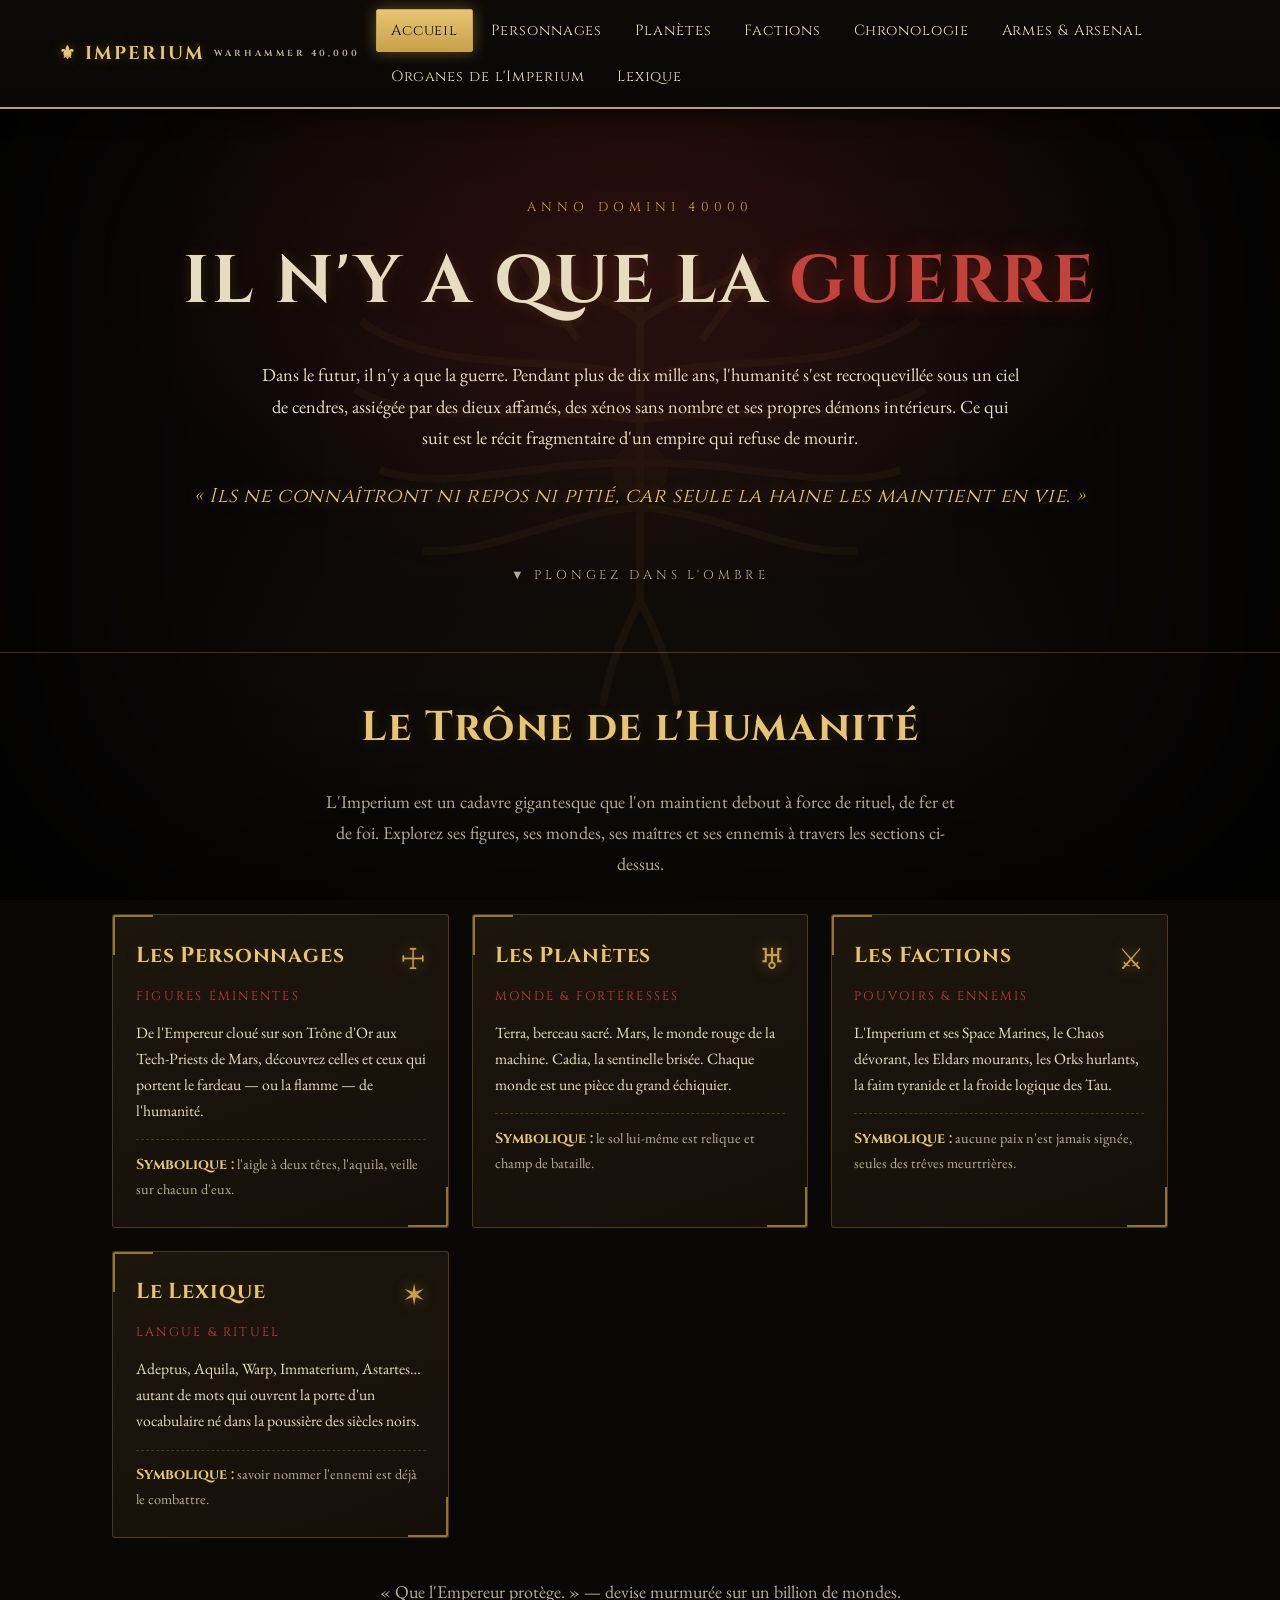
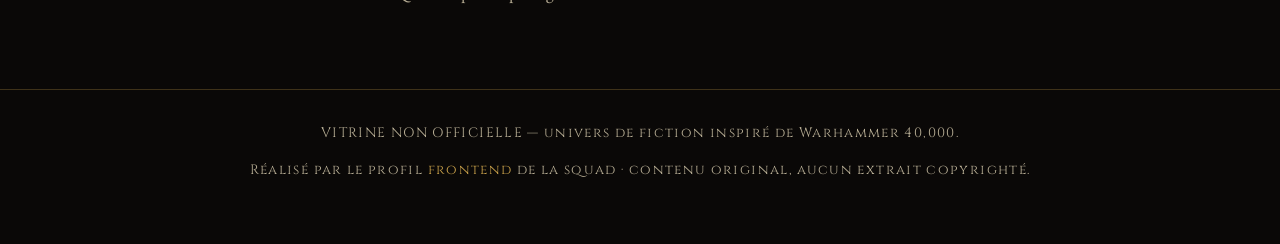
<file: index.html>
<!DOCTYPE html>
<html lang="fr">
<head>
  <meta charset="UTF-8" />
  <meta name="viewport" content="width=device-width, initial-scale=1.0" />
  <title>Imperium — Vitrine de l'univers Warhammer 40,000</title>
  <meta name="description" content="Vitrine statique et grim-dark de l'univers de Warhammer 40,000 : personnages, planètes, factions, lexique et plus." />
  <!-- Polices Google Fonts : Cinzel (titres gravure) + EB Garamond (corps lisible) -->
  <link rel="preconnect" href="https://fonts.googleapis.com" />
  <link rel="preconnect" href="https://fonts.gstatic.com" crossorigin />
  <link href="https://fonts.googleapis.com/css2?family=Cinzel:wght@500;700;900&family=EB+Garamond:ital@0;1&display=swap" rel="stylesheet" />
  <link rel="stylesheet" href="css/style.css" />
</head>
<body>
  <!-- Filigrane aquila (injecté en SVG par js/nav.js) -->
  <div class="aquila-bg" aria-hidden="true"></div>

  <!-- ===================== BARRE DE MENU (toutes pages) ===================== -->
  <header class="site-header">
    <nav class="nav-bar" aria-label="Navigation principale">
      <span class="brand">⚜ IMPERIUM<small>WARHAMMER 40,000</small></span>
      <button class="nav-toggle" type="button" aria-controls="menu" aria-label="Ouvrir le menu">☰</button>
      <ul class="nav-links" id="menu">
        <li><a href="index.html">Accueil</a></li>
        <li><a href="personnages.html">Personnages</a></li>
        <li><a href="planetes.html">Planètes</a></li>
        <li><a href="factions.html">Factions</a></li>
        <li><a href="chronologie.html">Chronologie</a></li>
        <li><a href="arsenal.html">Armes &amp; Arsenal</a></li>
        <li><a href="imperium.html">Organes de l'Imperium</a></li>
        <li><a href="lexique.html">Lexique</a></li>
      </ul>
    </nav>
  </header>

  <!-- ===================== HERO ===================== -->
  <section class="hero">
    <p class="eyebrow">Anno Domini 40000</p>
    <h1>IL N'Y A QUE LA <span class="sang">GUERRE</span></h1>
    <p class="lead">
      Dans le futur, il n'y a que la guerre. Pendant plus de dix mille ans,
      l'humanité s'est recroquevillée sous un ciel de cendres, assiégée par des
      dieux affamés, des xénos sans nombre et ses propres démons intérieurs.
      Ce qui suit est le récit fragmentaire d'un empire qui refuse de mourir.
    </p>
    <p class="cita">« Ils ne connaîtront ni repos ni pitié, car seule la haine les maintient en vie. »</p>
    <a class="scroll" href="#decouvrir">▼ PLONGEZ DANS L'OMBRE</a>
  </section>

  <!-- ===================== INTRO ===================== -->
  <main class="page" id="decouvrir">
    <div class="section-title">
      <h2>Le Trône de l'Humanité</h2>
      <p>
        L'Imperium est un cadavre gigantesque que l'on maintient debout à force
        de rituel, de fer et de foi. Explorez ses figures, ses mondes, ses maîtres
        et ses ennemis à travers les sections ci-dessus.
      </p>
    </div>

    <div class="grid">
      <article class="card">
        <span class="glyphe" aria-hidden="true">☩</span>
        <h3>Les Personnages</h3>
        <p class="role">Figures éminentes</p>
        <p>
          De l'Empereur cloué sur son Trône d'Or aux Tech-Priests de Mars,
          découvrez celles et ceux qui portent le fardeau — ou la flamme —
          de l'humanité.
        </p>
        <div class="symbole"><strong>Symbolique :</strong> l'aigle à deux têtes, l'aquila, veille sur chacun d'eux.</div>
      </article>

      <article class="card">
        <span class="glyphe" aria-hidden="true">♅</span>
        <h3>Les Planètes</h3>
        <p class="role">Monde & Forteresses</p>
        <p>
          Terra, berceau sacré. Mars, le monde rouge de la machine. Cadia, la
          sentinelle brisée. Chaque monde est une pièce du grand échiquier.
        </p>
        <div class="symbole"><strong>Symbolique :</strong> le sol lui-même est relique et champ de bataille.</div>
      </article>

      <article class="card">
        <span class="glyphe" aria-hidden="true">⚔</span>
        <h3>Les Factions</h3>
        <p class="role">Pouvoirs & Ennemis</p>
        <p>
          L'Imperium et ses Space Marines, le Chaos dévorant, les Eldars mourants,
          les Orks hurlants, la faim tyranide et la froide logique des Tau.
        </p>
        <div class="symbole"><strong>Symbolique :</strong> aucune paix n'est jamais signée, seules des trêves meurtrières.</div>
      </article>

      <article class="card">
        <span class="glyphe" aria-hidden="true">✶</span>
        <h3>Le Lexique</h3>
        <p class="role">Langue & Rituel</p>
        <p>
          Adeptus, Aquila, Warp, Immaterium, Astartes… autant de mots qui ouvrent
          la porte d'un vocabulaire né dans la poussière des siècles noirs.
        </p>
        <div class="symbole"><strong>Symbolique :</strong> savoir nommer l'ennemi est déjà le combattre.</div>
      </article>
    </div>

    <p style="text-align:center;margin-top:2.4rem;color:var(--ivoire-dim);">
      « Que l'Empereur protège. » — devise murmurée sur un billion de mondes.
    </p>
  </main>

  <!-- ===================== PIED DE PAGE ===================== -->
  <footer class="site-footer">
    <p>VITRINE NON OFFICIELLE — univers de fiction inspiré de Warhammer 40,000.</p>
    <p>Réalisé par le profil <span class="auteur">frontend</span> de la squad · contenu original, aucun extrait copyrighté.</p>
  </footer>

  <script src="js/nav.js"></script>
</body>
</html>
</file>
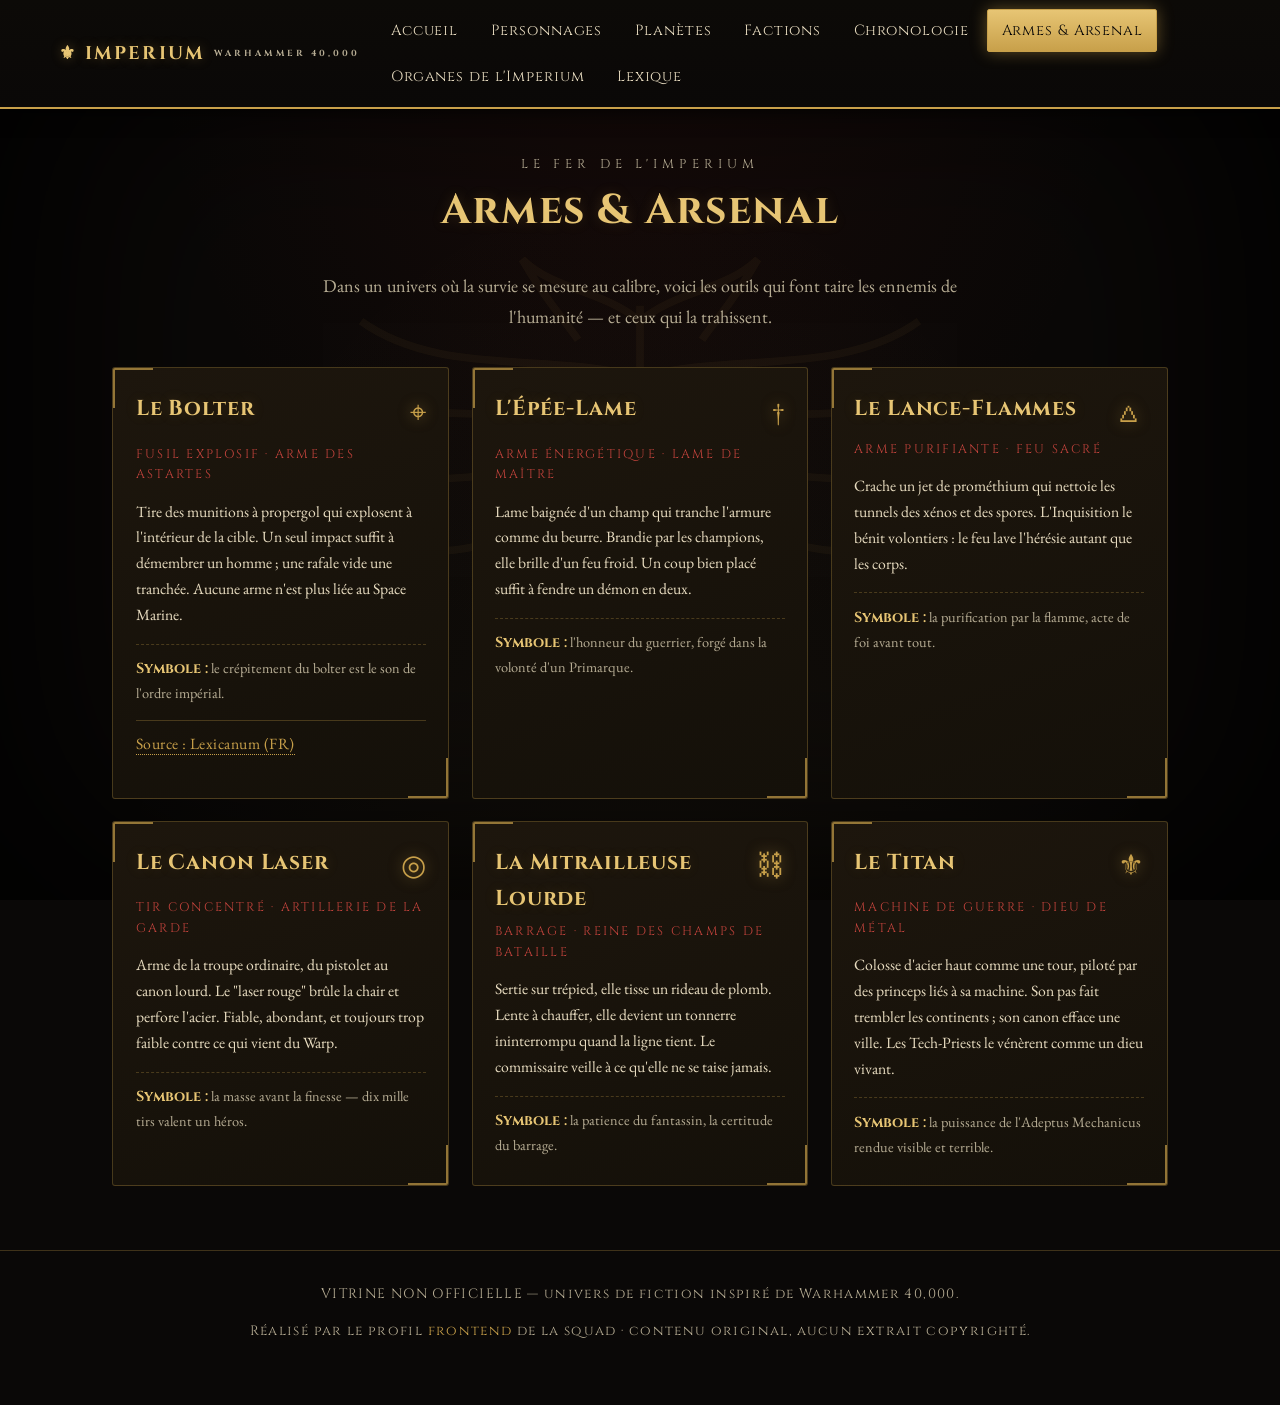
<file: arsenal.html>
<!DOCTYPE html>
<html lang="fr">
<head>
  <meta charset="UTF-8" />
  <meta name="viewport" content="width=device-width, initial-scale=1.0" />
  <title>Armes &amp; Arsenal — Vitrine Warhammer 40,000</title>
  <meta name="description" content="Armes et arsenal de l'univers Warhammer 40,000 : bolter, épée-lame, lance-flammes, canon laser, titan, et plus." />
  <link rel="preconnect" href="https://fonts.googleapis.com" />
  <link rel="preconnect" href="https://fonts.gstatic.com" crossorigin />
  <link href="https://fonts.googleapis.com/css2?family=Cinzel:wght@500;700;900&family=EB+Garamond:ital@0;1&display=swap" rel="stylesheet" />
  <link rel="stylesheet" href="css/style.css" />
</head>
<body>
  <div class="aquila-bg" aria-hidden="true"></div>

  <header class="site-header">
    <nav class="nav-bar" aria-label="Navigation principale">
      <span class="brand">⚜ IMPERIUM<small>WARHAMMER 40,000</small></span>
      <button class="nav-toggle" type="button" aria-controls="menu" aria-label="Ouvrir le menu">☰</button>
      <ul class="nav-links" id="menu">
        <li><a href="index.html">Accueil</a></li>
        <li><a href="personnages.html">Personnages</a></li>
        <li><a href="planetes.html">Planètes</a></li>
        <li><a href="factions.html">Factions</a></li>
        <li><a href="chronologie.html">Chronologie</a></li>
        <li><a href="arsenal.html">Armes &amp; Arsenal</a></li>
        <li><a href="imperium.html">Organes de l'Imperium</a></li>
        <li><a href="lexique.html">Lexique</a></li>
      </ul>
    </nav>
  </header>

  <main class="page">
    <div class="section-title">
      <p class="eyebrow">Le fer de l'Imperium</p>
      <h2>Armes &amp; Arsenal</h2>
      <p>
        Dans un univers où la survie se mesure au calibre, voici les outils qui
        font taire les ennemis de l'humanité — et ceux qui la trahissent.
      </p>
    </div>

    <div class="grid">
      <article class="card">
        <span class="glyphe" aria-hidden="true">⌖</span>
        <h3>Le Bolter</h3>
        <p class="role">Fusil explosif · Arme des Astartes</p>
        <p>
          Tire des munitions à propergol qui explosent à l'intérieur de la cible.
          Un seul impact suffit à démembrer un homme ; une rafale vide une tranchée.
          Aucune arme n'est plus liée au Space Marine.
        </p>
        <div class="symbole"><strong>Symbole :</strong> le crépitement du bolter est le son de l'ordre impérial.</div>
      
        <p class="source-link"><a href="https://wh40k-fr.lexicanum.com/wiki/Bolter" target="_blank" rel="noopener">Source : Lexicanum (FR)</a></p>
      </article>

      <article class="card">
        <span class="glyphe" aria-hidden="true">†</span>
        <h3>L'Épée-Lame</h3>
        <p class="role">Arme énergétique · Lame de maître</p>
        <p>
          Lame baignée d'un champ qui tranche l'armure comme du beurre. Brandie par
          les champions, elle brille d'un feu froid. Un coup bien placé suffit à
          fendre un démon en deux.
        </p>
        <div class="symbole"><strong>Symbole :</strong> l'honneur du guerrier, forgé dans la volonté d'un Primarque.</div>
      </article>

      <article class="card">
        <span class="glyphe" aria-hidden="true">🜂</span>
        <h3>Le Lance-Flammes</h3>
        <p class="role">Arme purifiante · Feu sacré</p>
        <p>
          Crache un jet de prométhium qui nettoie les tunnels des xénos et des
          spores. L'Inquisition le bénit volontiers : le feu lave l'hérésie autant
          que les corps.
        </p>
        <div class="symbole"><strong>Symbole :</strong> la purification par la flamme, acte de foi avant tout.</div>
      </article>

      <article class="card">
        <span class="glyphe" aria-hidden="true">◎</span>
        <h3>Le Canon Laser</h3>
        <p class="role">Tir concentré · Artillerie de la Garde</p>
        <p>
          Arme de la troupe ordinaire, du pistolet au canon lourd. Le "laser rouge"
          brûle la chair et perfore l'acier. Fiable, abondant, et toujours trop
          faible contre ce qui vient du Warp.
        </p>
        <div class="symbole"><strong>Symbole :</strong> la masse avant la finesse — dix mille tirs valent un héros.</div>
      </article>

      <article class="card">
        <span class="glyphe" aria-hidden="true">⛓</span>
        <h3>La Mitrailleuse Lourde</h3>
        <p class="role">Barrage · Reine des champs de bataille</p>
        <p>
          Sertie sur trépied, elle tisse un rideau de plomb. Lente à chauffer, elle
          devient un tonnerre ininterrompu quand la ligne tient. Le commissaire
          veille à ce qu'elle ne se taise jamais.
        </p>
        <div class="symbole"><strong>Symbole :</strong> la patience du fantassin, la certitude du barrage.</div>
      </article>

      <article class="card">
        <span class="glyphe" aria-hidden="true">⚜</span>
        <h3>Le Titan</h3>
        <p class="role">Machine de guerre · Dieu de métal</p>
        <p>
          Colosse d'acier haut comme une tour, piloté par des princeps liés à sa
          machine. Son pas fait trembler les continents ; son canon efface une
          ville. Les Tech-Priests le vénèrent comme un dieu vivant.
        </p>
        <div class="symbole"><strong>Symbole :</strong> la puissance de l'Adeptus Mechanicus rendue visible et terrible.</div>
      </article>
    </div>
  </main>

  <footer class="site-footer">
    <p>VITRINE NON OFFICIELLE — univers de fiction inspiré de Warhammer 40,000.</p>
    <p>Réalisé par le profil <span class="auteur">frontend</span> de la squad · contenu original, aucun extrait copyrighté.</p>
  </footer>

  <script src="js/nav.js"></script>
</body>
</html>
</file>
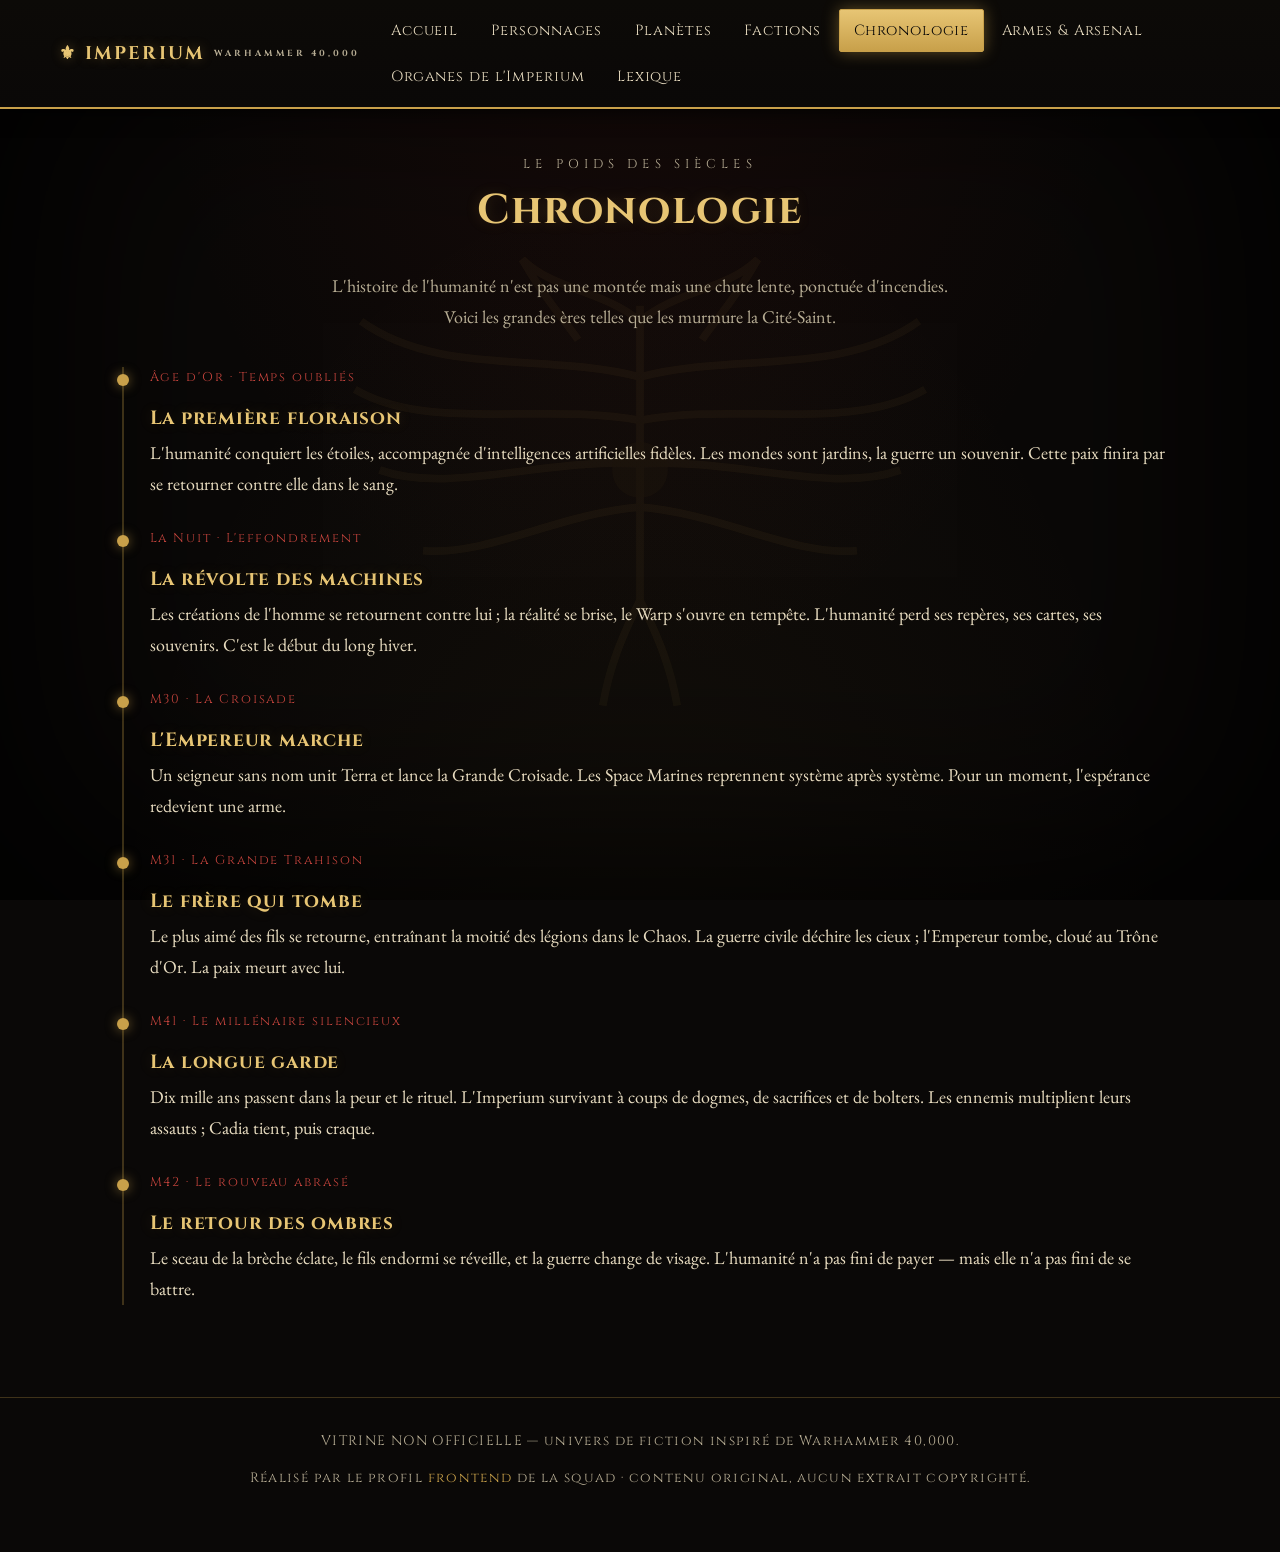
<file: chronologie.html>
<!DOCTYPE html>
<html lang="fr">
<head>
  <meta charset="UTF-8" />
  <meta name="viewport" content="width=device-width, initial-scale=1.0" />
  <title>Chronologie — Vitrine Warhammer 40,000</title>
  <meta name="description" content="Grandes ères de l'univers Warhammer 40,000 : Age d'Or, Croisade, Grande Trahison, et 41e millénaire." />
  <link rel="preconnect" href="https://fonts.googleapis.com" />
  <link rel="preconnect" href="https://fonts.gstatic.com" crossorigin />
  <link href="https://fonts.googleapis.com/css2?family=Cinzel:wght@500;700;900&family=EB+Garamond:ital@0;1&display=swap" rel="stylesheet" />
  <link rel="stylesheet" href="css/style.css" />
</head>
<body>
  <div class="aquila-bg" aria-hidden="true"></div>

  <header class="site-header">
    <nav class="nav-bar" aria-label="Navigation principale">
      <span class="brand">⚜ IMPERIUM<small>WARHAMMER 40,000</small></span>
      <button class="nav-toggle" type="button" aria-controls="menu" aria-label="Ouvrir le menu">☰</button>
      <ul class="nav-links" id="menu">
        <li><a href="index.html">Accueil</a></li>
        <li><a href="personnages.html">Personnages</a></li>
        <li><a href="planetes.html">Planètes</a></li>
        <li><a href="factions.html">Factions</a></li>
        <li><a href="chronologie.html">Chronologie</a></li>
        <li><a href="arsenal.html">Armes &amp; Arsenal</a></li>
        <li><a href="imperium.html">Organes de l'Imperium</a></li>
        <li><a href="lexique.html">Lexique</a></li>
      </ul>
    </nav>
  </header>

  <main class="page">
    <div class="section-title">
      <p class="eyebrow">Le poids des siècles</p>
      <h2>Chronologie</h2>
      <p>
        L'histoire de l'humanité n'est pas une montée mais une chute lente,
        ponctuée d'incendies. Voici les grandes ères telles que les murmure la
        Cité-Saint.
      </p>
    </div>

    <div class="timeline">
      <div class="era">
        <p class="date">Âge d'Or · Temps oubliés</p>
        <h3>La première floraison</h3>
        <p>
          L'humanité conquiert les étoiles, accompagnée d'intelligences artificielles
          fidèles. Les mondes sont jardins, la guerre un souvenir. Cette paix
          finira par se retourner contre elle dans le sang.
        </p>
      </div>
      <div class="era">
        <p class="date">La Nuit · L'effondrement</p>
        <h3>La révolte des machines</h3>
        <p>
          Les créations de l'homme se retournent contre lui ; la réalité se brise,
          le Warp s'ouvre en tempête. L'humanité perd ses repères, ses cartes,
          ses souvenirs. C'est le début du long hiver.
        </p>
      </div>
      <div class="era">
        <p class="date">M30 · La Croisade</p>
        <h3>L'Empereur marche</h3>
        <p>
          Un seigneur sans nom unit Terra et lance la Grande Croisade. Les Space
          Marines reprennent système après système. Pour un moment, l'espérance
          redevient une arme.
        </p>
      </div>
      <div class="era">
        <p class="date">M31 · La Grande Trahison</p>
        <h3>Le frère qui tombe</h3>
        <p>
          Le plus aimé des fils se retourne, entraînant la moitié des légions dans
          le Chaos. La guerre civile déchire les cieux ; l'Empereur tombe, cloué
          au Trône d'Or. La paix meurt avec lui.
        </p>
      </div>
      <div class="era">
        <p class="date">M41 · Le millénaire silencieux</p>
        <h3>La longue garde</h3>
        <p>
          Dix mille ans passent dans la peur et le rituel. L'Imperium survivant
          à coups de dogmes, de sacrifices et de bolters. Les ennemis multiplient
          leurs assauts ; Cadia tient, puis craque.
        </p>
      </div>
      <div class="era">
        <p class="date">M42 · Le rouveau abrasé</p>
        <h3>Le retour des ombres</h3>
        <p>
          Le sceau de la brèche éclate, le fils endormi se réveille, et la guerre
          change de visage. L'humanité n'a pas fini de payer — mais elle n'a pas
          fini de se battre.
        </p>
      </div>
    </div>
  </main>

  <footer class="site-footer">
    <p>VITRINE NON OFFICIELLE — univers de fiction inspiré de Warhammer 40,000.</p>
    <p>Réalisé par le profil <span class="auteur">frontend</span> de la squad · contenu original, aucun extrait copyrighté.</p>
  </footer>

  <script src="js/nav.js"></script>
</body>
</html>
</file>
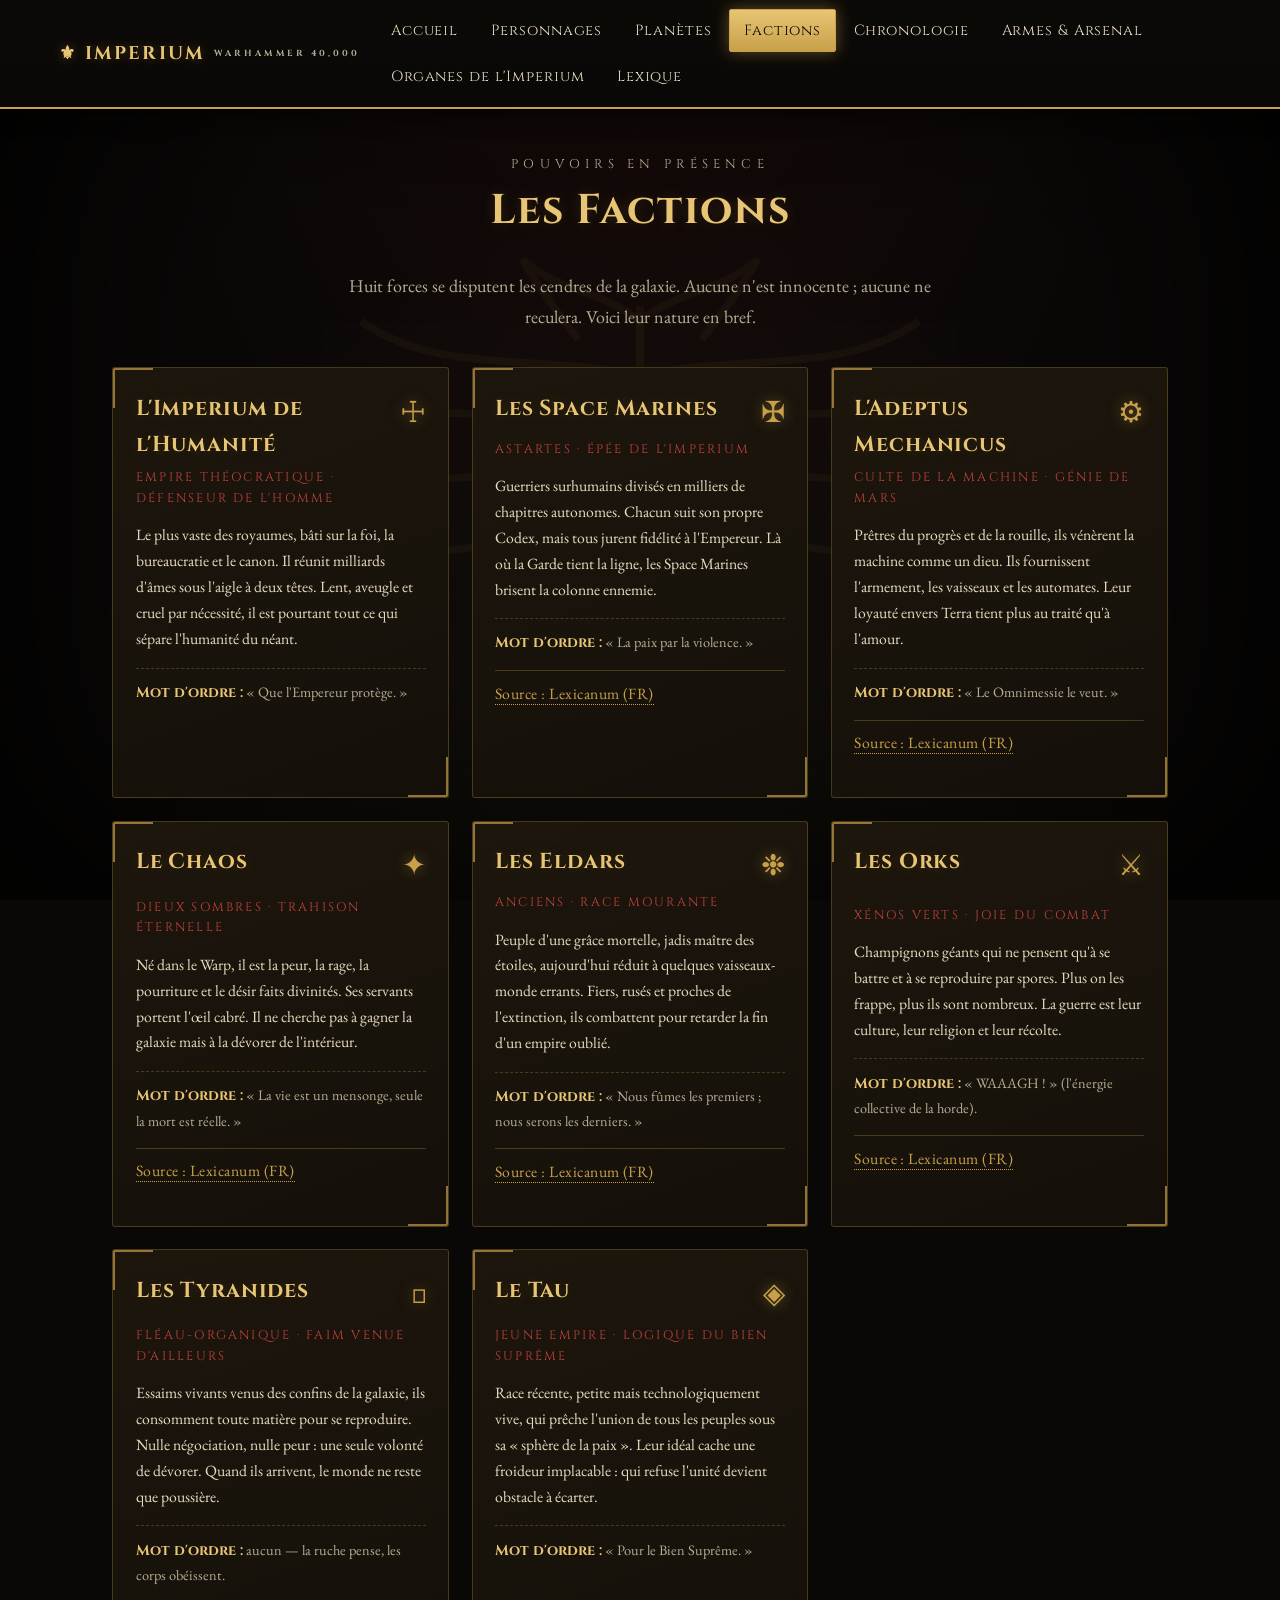
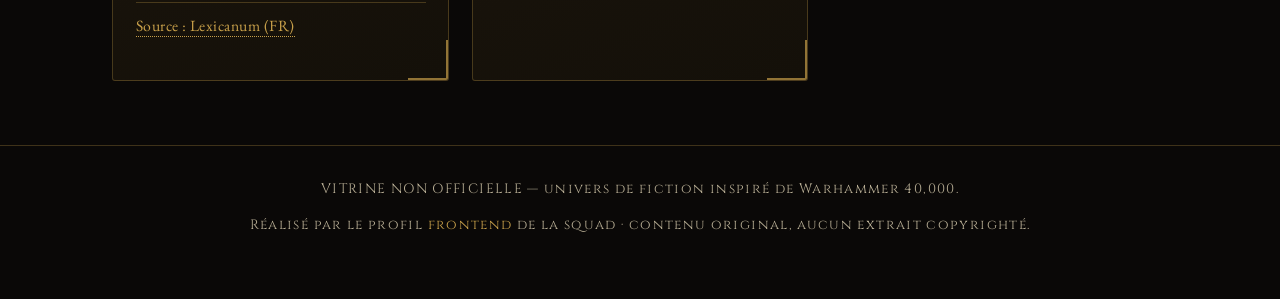
<file: factions.html>
<!DOCTYPE html>
<html lang="fr">
<head>
  <meta charset="UTF-8" />
  <meta name="viewport" content="width=device-width, initial-scale=1.0" />
  <title>Factions — Vitrine Warhammer 40,000</title>
  <meta name="description" content="Les principales factions de l'univers Warhammer 40,000 : Imperium, Space Marines, Adeptus Mechanicus, Chaos, Eldars, Orks, Tyranides, Tau." />
  <link rel="preconnect" href="https://fonts.googleapis.com" />
  <link rel="preconnect" href="https://fonts.gstatic.com" crossorigin />
  <link href="https://fonts.googleapis.com/css2?family=Cinzel:wght@500;700;900&family=EB+Garamond:ital@0;1&display=swap" rel="stylesheet" />
  <link rel="stylesheet" href="css/style.css" />
</head>
<body>
  <div class="aquila-bg" aria-hidden="true"></div>

  <header class="site-header">
    <nav class="nav-bar" aria-label="Navigation principale">
      <span class="brand">⚜ IMPERIUM<small>WARHAMMER 40,000</small></span>
      <button class="nav-toggle" type="button" aria-controls="menu" aria-label="Ouvrir le menu">☰</button>
      <ul class="nav-links" id="menu">
        <li><a href="index.html">Accueil</a></li>
        <li><a href="personnages.html">Personnages</a></li>
        <li><a href="planetes.html">Planètes</a></li>
        <li><a href="factions.html">Factions</a></li>
        <li><a href="chronologie.html">Chronologie</a></li>
        <li><a href="arsenal.html">Armes &amp; Arsenal</a></li>
        <li><a href="imperium.html">Organes de l'Imperium</a></li>
        <li><a href="lexique.html">Lexique</a></li>
      </ul>
    </nav>
  </header>

  <main class="page">
    <div class="section-title">
      <p class="eyebrow">Pouvoirs en présence</p>
      <h2>Les Factions</h2>
      <p>
        Huit forces se disputent les cendres de la galaxie. Aucune n'est innocente ;
        aucune ne reculera. Voici leur nature en bref.
      </p>
    </div>

    <div class="grid">
      <article class="card">
        <span class="glyphe" aria-hidden="true">☩</span>
        <h3>L'Imperium de l'Humanité</h3>
        <p class="role">Empire théocratique · Défenseur de l'homme</p>
        <p>
          Le plus vaste des royaumes, bâti sur la foi, la bureaucratie et le canon.
          Il réunit milliards d'âmes sous l'aigle à deux têtes. Lent, aveugle et
          cruel par nécessité, il est pourtant tout ce qui sépare l'humanité du
          néant.
        </p>
        <div class="symbole"><strong>Mot d'ordre :</strong> « Que l'Empereur protège. »</div>
      </article>

      <article class="card">
        <span class="glyphe" aria-hidden="true">✠</span>
        <h3>Les Space Marines</h3>
        <p class="role">Astartes · Épée de l'Imperium</p>
        <p>
          Guerriers surhumains divisés en milliers de chapitres autonomes. Chacun
          suit son propre Codex, mais tous jurent fidélité à l'Empereur. Là où la
          Garde tient la ligne, les Space Marines brisent la colonne ennemie.
        </p>
        <div class="symbole"><strong>Mot d'ordre :</strong> « La paix par la violence. »</div>
      
        <p class="source-link"><a href="https://wh40k-fr.lexicanum.com/wiki/Space_Marines" target="_blank" rel="noopener">Source : Lexicanum (FR)</a></p>
      </article>

      <article class="card">
        <span class="glyphe" aria-hidden="true">⚙</span>
        <h3>L'Adeptus Mechanicus</h3>
        <p class="role">Culte de la Machine · Génie de Mars</p>
        <p>
          Prêtres du progrès et de la rouille, ils vénèrent la machine comme un
          dieu. Ils fournissent l'armement, les vaisseaux et les automates. Leur
          loyauté envers Terra tient plus au traité qu'à l'amour.
        </p>
        <div class="symbole"><strong>Mot d'ordre :</strong> « Le Omnimessie le veut. »</div>
      
        <p class="source-link"><a href="https://wh40k-fr.lexicanum.com/wiki/Adeptus_Mechanicus" target="_blank" rel="noopener">Source : Lexicanum (FR)</a></p>
      </article>

      <article class="card">
        <span class="glyphe" aria-hidden="true">✦</span>
        <h3>Le Chaos</h3>
        <p class="role">Dieux sombres · Trahison éternelle</p>
        <p>
          Né dans le Warp, il est la peur, la rage, la pourriture et le désir
          faits divinités. Ses servants portent l'œil cabré. Il ne cherche pas à
          gagner la galaxie mais à la dévorer de l'intérieur.
        </p>
        <div class="symbole"><strong>Mot d'ordre :</strong> « La vie est un mensonge, seule la mort est réelle. »</div>
      
        <p class="source-link"><a href="https://wh40k-fr.lexicanum.com/wiki/Chaos" target="_blank" rel="noopener">Source : Lexicanum (FR)</a></p>
      </article>

      <article class="card">
        <span class="glyphe" aria-hidden="true">❉</span>
        <h3>Les Eldars</h3>
        <p class="role">Anciens · Race mourante</p>
        <p>
          Peuple d'une grâce mortelle, jadis maître des étoiles, aujourd'hui
          réduit à quelques vaisseaux-monde errants. Fiers, rusés et proches de
          l'extinction, ils combattent pour retarder la fin d'un empire oublié.
        </p>
        <div class="symbole"><strong>Mot d'ordre :</strong> « Nous fûmes les premiers ; nous serons les derniers. »</div>
      
        <p class="source-link"><a href="https://wh40k-fr.lexicanum.com/wiki/Eldars" target="_blank" rel="noopener">Source : Lexicanum (FR)</a></p>
      </article>

      <article class="card">
        <span class="glyphe" aria-hidden="true">⚔</span>
        <h3>Les Orks</h3>
        <p class="role">Xénos verts · Joie du combat</p>
        <p>
          Champignons géants qui ne pensent qu'à se battre et à se reproduire par
          spores. Plus on les frappe, plus ils sont nombreux. La guerre est leur
          culture, leur religion et leur récolte.
        </p>
        <div class="symbole"><strong>Mot d'ordre :</strong> « WAAAGH ! » (l'énergie collective de la horde).</div>
      
        <p class="source-link"><a href="https://wh40k-fr.lexicanum.com/wiki/Orks" target="_blank" rel="noopener">Source : Lexicanum (FR)</a></p>
      </article>

      <article class="card">
        <span class="glyphe" aria-hidden="true">𓆙</span>
        <h3>Les Tyranides</h3>
        <p class="role">Fléau-organique · Faim venue d'ailleurs</p>
        <p>
          Essaims vivants venus des confins de la galaxie, ils consomment toute
          matière pour se reproduire. Nulle négociation, nulle peur : une seule
          volonté de dévorer. Quand ils arrivent, le monde ne reste que poussière.
        </p>
        <div class="symbole"><strong>Mot d'ordre :</strong> aucun — la ruche pense, les corps obéissent.</div>
      
        <p class="source-link"><a href="https://wh40k-fr.lexicanum.com/wiki/Tyranides" target="_blank" rel="noopener">Source : Lexicanum (FR)</a></p>
      </article>

      <article class="card">
        <span class="glyphe" aria-hidden="true">◈</span>
        <h3>Le Tau</h3>
        <p class="role">Jeune empire · Logique du Bien Suprême</p>
        <p>
          Race récente, petite mais technologiquement vive, qui prêche l'union de
          tous les peuples sous sa « sphère de la paix ». Leur idéal cache une
          froideur implacable : qui refuse l'unité devient obstacle à écarter.
        </p>
        <div class="symbole"><strong>Mot d'ordre :</strong> « Pour le Bien Suprême. »</div>
      </article>
    </div>
  </main>

  <footer class="site-footer">
    <p>VITRINE NON OFFICIELLE — univers de fiction inspiré de Warhammer 40,000.</p>
    <p>Réalisé par le profil <span class="auteur">frontend</span> de la squad · contenu original, aucun extrait copyrighté.</p>
  </footer>

  <script src="js/nav.js"></script>
</body>
</html>
</file>
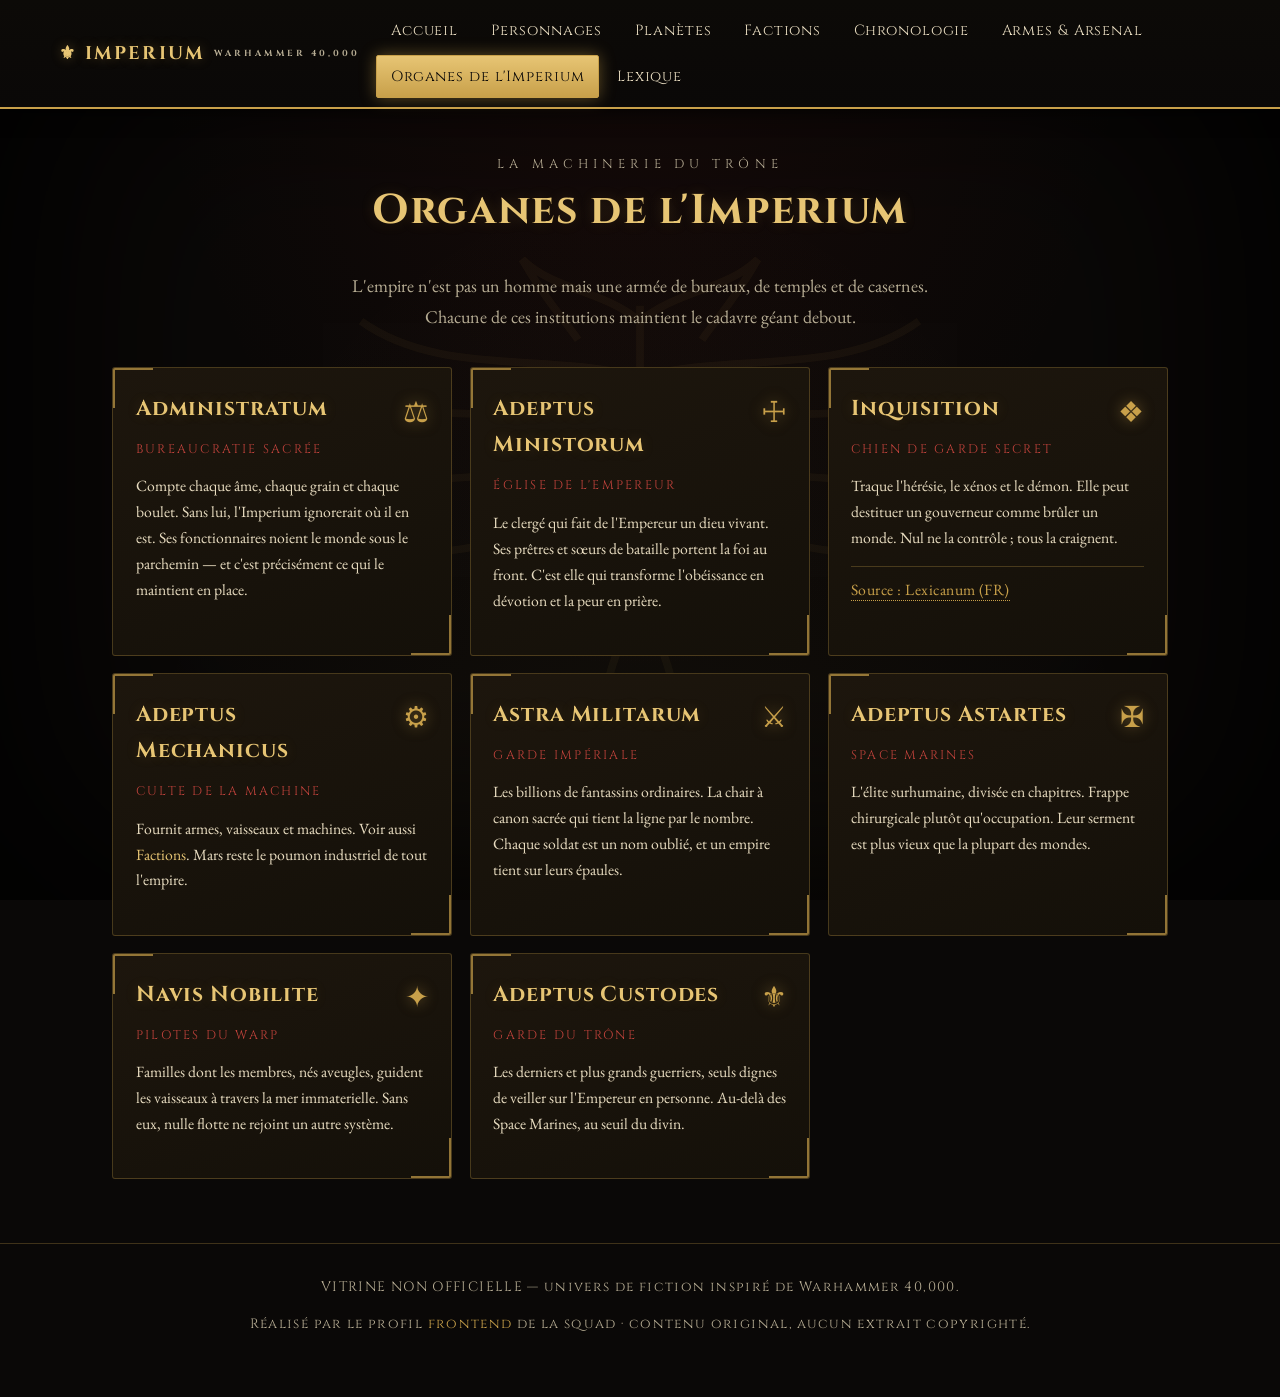
<file: imperium.html>
<!DOCTYPE html>
<html lang="fr">
<head>
  <meta charset="UTF-8" />
  <meta name="viewport" content="width=device-width, initial-scale=1.0" />
  <title>Organes de l'Imperium — Vitrine Warhammer 40,000</title>
  <meta name="description" content="Les grandes institutions de l'Imperium : Administratum, Adeptus Ministorum, Inquisition, Mechanicus, Astra Militarum, Astartes, Navis Nobilite." />
  <link rel="preconnect" href="https://fonts.googleapis.com" />
  <link rel="preconnect" href="https://fonts.gstatic.com" crossorigin />
  <link href="https://fonts.googleapis.com/css2?family=Cinzel:wght@500;700;900&family=EB+Garamond:ital@0;1&display=swap" rel="stylesheet" />
  <link rel="stylesheet" href="css/style.css" />
</head>
<body>
  <div class="aquila-bg" aria-hidden="true"></div>

  <header class="site-header">
    <nav class="nav-bar" aria-label="Navigation principale">
      <span class="brand">⚜ IMPERIUM<small>WARHAMMER 40,000</small></span>
      <button class="nav-toggle" type="button" aria-controls="menu" aria-label="Ouvrir le menu">☰</button>
      <ul class="nav-links" id="menu">
        <li><a href="index.html">Accueil</a></li>
        <li><a href="personnages.html">Personnages</a></li>
        <li><a href="planetes.html">Planètes</a></li>
        <li><a href="factions.html">Factions</a></li>
        <li><a href="chronologie.html">Chronologie</a></li>
        <li><a href="arsenal.html">Armes &amp; Arsenal</a></li>
        <li><a href="imperium.html">Organes de l'Imperium</a></li>
        <li><a href="lexique.html">Lexique</a></li>
      </ul>
    </nav>
  </header>

  <main class="page">
    <div class="section-title">
      <p class="eyebrow">La machinerie du Trône</p>
      <h2>Organes de l'Imperium</h2>
      <p>
        L'empire n'est pas un homme mais une armée de bureaux, de temples et de
        casernes. Chacune de ces institutions maintient le cadavre géant debout.
      </p>
    </div>

    <div class="orgs">
      <article class="card">
        <span class="glyphe" aria-hidden="true">⚖</span>
        <h3>Administratum</h3>
        <p class="role">Bureaucratie sacrée</p>
        <p>
          Compte chaque âme, chaque grain et chaque boulet. Sans lui, l'Imperium
          ignorerait où il en est. Ses fonctionnaires noient le monde sous le
          parchemin — et c'est précisément ce qui le maintient en place.
        </p>
      </article>

      <article class="card">
        <span class="glyphe" aria-hidden="true">☩</span>
        <h3>Adeptus Ministorum</h3>
        <p class="role">Église de l'Empereur</p>
        <p>
          Le clergé qui fait de l'Empereur un dieu vivant. Ses prêtres et sœurs de
          bataille portent la foi au front. C'est elle qui transforme l'obéissance
          en dévotion et la peur en prière.
        </p>
      </article>

      <article class="card">
        <span class="glyphe" aria-hidden="true">❖</span>
        <h3>Inquisition</h3>
        <p class="role">Chien de garde secret</p>
        <p>
          Traque l'hérésie, le xénos et le démon. Elle peut destituer un gouverneur
          comme brûler un monde. Nul ne la contrôle ; tous la craignent.
        </p>
      
        <p class="source-link"><a href="https://wh40k-fr.lexicanum.com/wiki/Inquisition" target="_blank" rel="noopener">Source : Lexicanum (FR)</a></p>
      </article>

      <article class="card">
        <span class="glyphe" aria-hidden="true">⚙</span>
        <h3>Adeptus Mechanicus</h3>
        <p class="role">Culte de la Machine</p>
        <p>
          Fournit armes, vaisseaux et machines. Voir aussi <a href="factions.html">Factions</a>.
          Mars reste le poumon industriel de tout l'empire.
        </p>
      </article>

      <article class="card">
        <span class="glyphe" aria-hidden="true">⚔</span>
        <h3>Astra Militarum</h3>
        <p class="role">Garde impériale</p>
        <p>
          Les billions de fantassins ordinaires. La chair à canon sacrée qui tient
          la ligne par le nombre. Chaque soldat est un nom oublié, et un empire
          tient sur leurs épaules.
        </p>
      </article>

      <article class="card">
        <span class="glyphe" aria-hidden="true">✠</span>
        <h3>Adeptus Astartes</h3>
        <p class="role">Space Marines</p>
        <p>
          L'élite surhumaine, divisée en chapitres. Frappe chirurgicale plutôt
          qu'occupation. Leur serment est plus vieux que la plupart des mondes.
        </p>
      </article>

      <article class="card">
        <span class="glyphe" aria-hidden="true">✦</span>
        <h3>Navis Nobilite</h3>
        <p class="role">Pilotes du Warp</p>
        <p>
          Familles dont les membres, nés aveugles, guident les vaisseaux à travers
          la mer immaterielle. Sans eux, nulle flotte ne rejoint un autre système.
        </p>
      </article>

      <article class="card">
        <span class="glyphe" aria-hidden="true">⚜</span>
        <h3>Adeptus Custodes</h3>
        <p class="role">Garde du Trône</p>
        <p>
          Les derniers et plus grands guerriers, seuls dignes de veiller sur
          l'Empereur en personne. Au-delà des Space Marines, au seuil du divin.
        </p>
      </article>
    </div>
  </main>

  <footer class="site-footer">
    <p>VITRINE NON OFFICIELLE — univers de fiction inspiré de Warhammer 40,000.</p>
    <p>Réalisé par le profil <span class="auteur">frontend</span> de la squad · contenu original, aucun extrait copyrighté.</p>
  </footer>

  <script src="js/nav.js"></script>
</body>
</html>
</file>
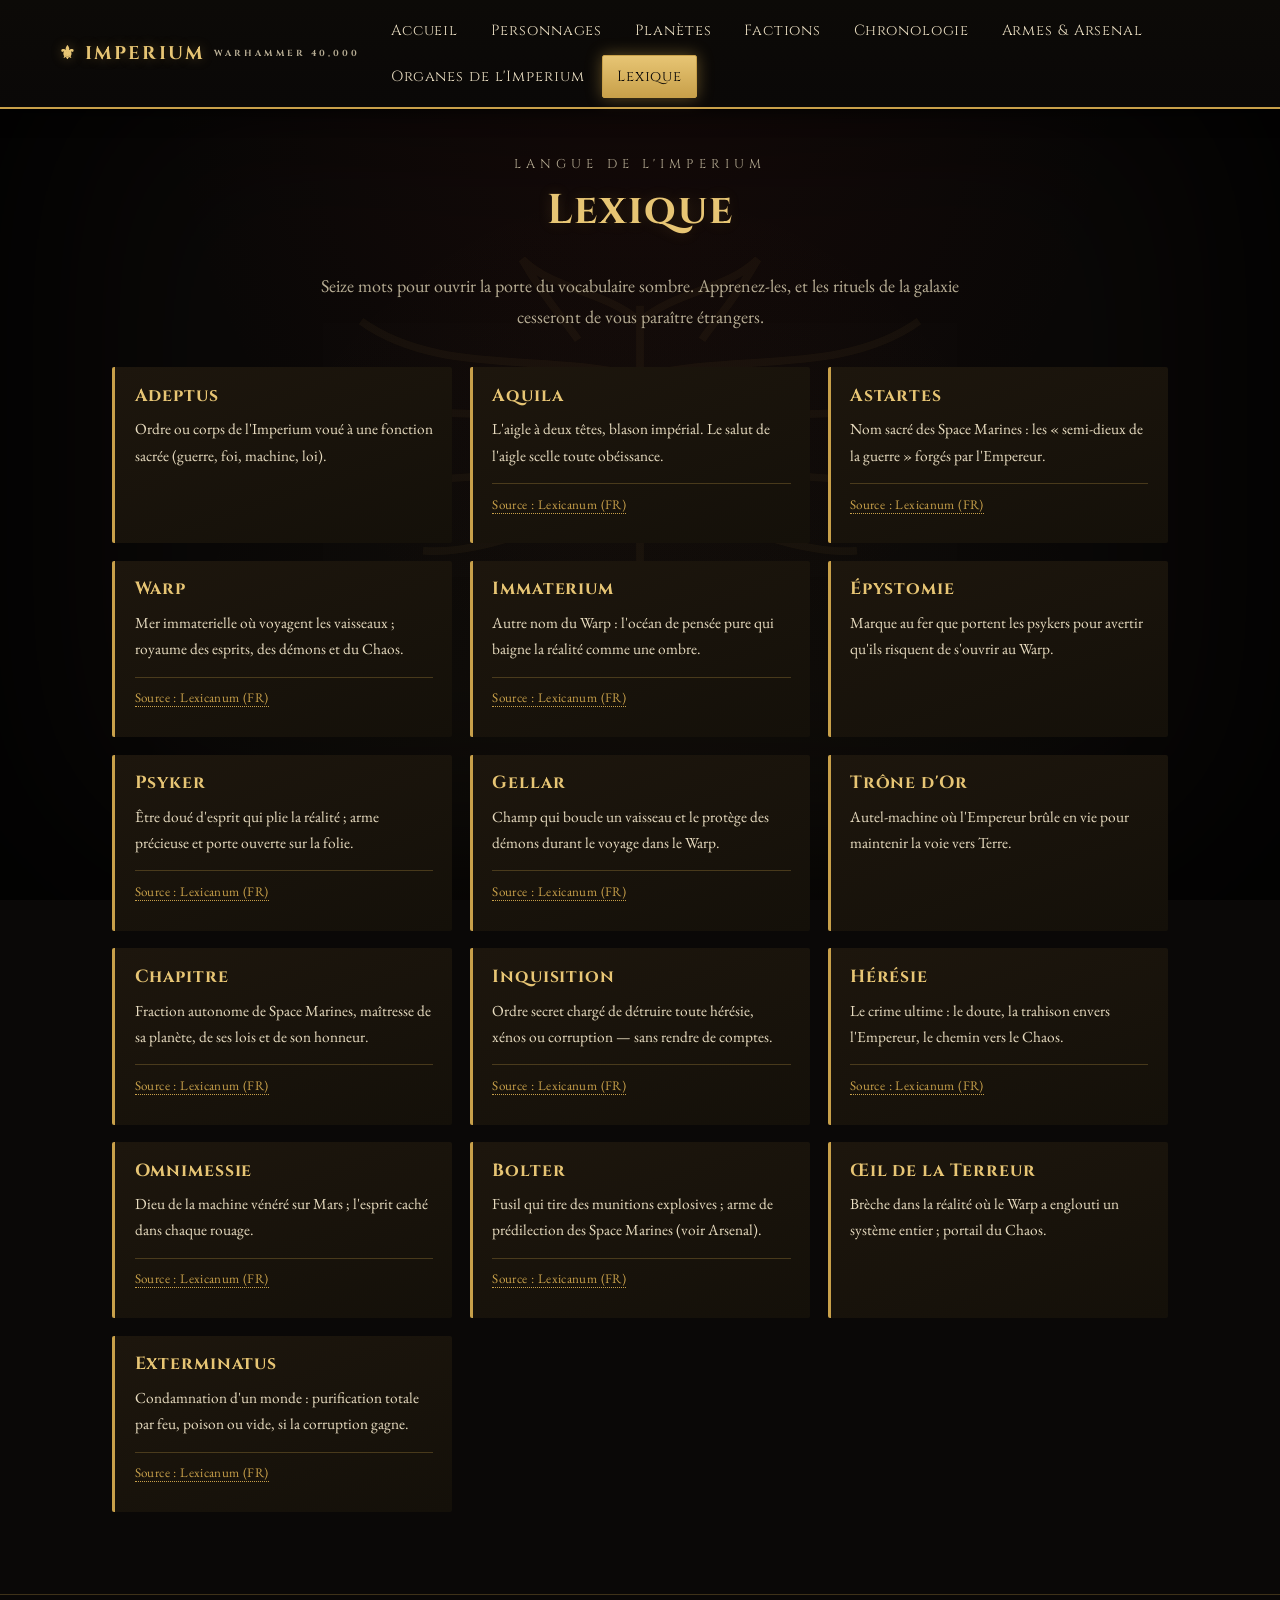
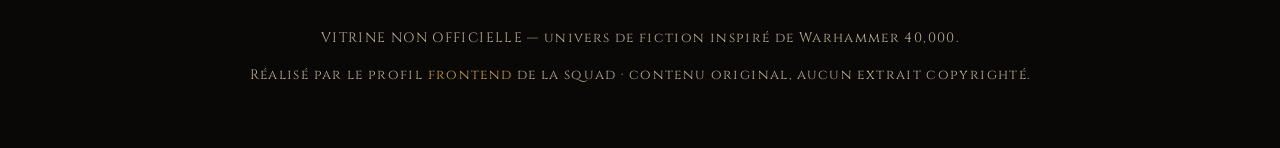
<file: lexique.html>
<!DOCTYPE html>
<html lang="fr">
<head>
  <meta charset="UTF-8" />
  <meta name="viewport" content="width=device-width, initial-scale=1.0" />
  <title>Lexique — Vitrine Warhammer 40,000</title>
  <meta name="description" content="Lexique des termes clés de l'univers Warhammer 40,000 : Adeptus, Aquila, Warp, Immaterium, Astartes, et bien d'autres." />
  <link rel="preconnect" href="https://fonts.googleapis.com" />
  <link rel="preconnect" href="https://fonts.gstatic.com" crossorigin />
  <link href="https://fonts.googleapis.com/css2?family=Cinzel:wght@500;700;900&family=EB+Garamond:ital@0;1&display=swap" rel="stylesheet" />
  <link rel="stylesheet" href="css/style.css" />
</head>
<body>
  <div class="aquila-bg" aria-hidden="true"></div>

  <header class="site-header">
    <nav class="nav-bar" aria-label="Navigation principale">
      <span class="brand">⚜ IMPERIUM<small>WARHAMMER 40,000</small></span>
      <button class="nav-toggle" type="button" aria-controls="menu" aria-label="Ouvrir le menu">☰</button>
      <ul class="nav-links" id="menu">
        <li><a href="index.html">Accueil</a></li>
        <li><a href="personnages.html">Personnages</a></li>
        <li><a href="planetes.html">Planètes</a></li>
        <li><a href="factions.html">Factions</a></li>
        <li><a href="chronologie.html">Chronologie</a></li>
        <li><a href="arsenal.html">Armes &amp; Arsenal</a></li>
        <li><a href="imperium.html">Organes de l'Imperium</a></li>
        <li><a href="lexique.html">Lexique</a></li>
      </ul>
    </nav>
  </header>

  <main class="page">
    <div class="section-title">
      <p class="eyebrow">Langue de l'Imperium</p>
      <h2>Lexique</h2>
      <p>
        Seize mots pour ouvrir la porte du vocabulaire sombre. Apprenez-les, et
        les rituels de la galaxie cesseront de vous paraître étrangers.
      </p>
    </div>

    <dl class="lexique">
      <div class="terme"><dt>Adeptus</dt><dd>Ordre ou corps de l'Imperium voué à une fonction sacrée (guerre, foi, machine, loi).</dd>
      </div>
      <div class="terme"><dt>Aquila</dt><dd>L'aigle à deux têtes, blason impérial. Le salut de l'aigle scelle toute obéissance.</dd>
        <p class="source-link"><a href="https://wh40k-fr.lexicanum.com/wiki/Aquila" target="_blank" rel="noopener">Source : Lexicanum (FR)</a></p>
      </div>
      <div class="terme"><dt>Astartes</dt><dd>Nom sacré des Space Marines : les « semi-dieux de la guerre » forgés par l'Empereur.</dd>
        <p class="source-link"><a href="https://wh40k-fr.lexicanum.com/wiki/Astartes" target="_blank" rel="noopener">Source : Lexicanum (FR)</a></p>
      </div>
      <div class="terme"><dt>Warp</dt><dd>Mer immaterielle où voyagent les vaisseaux ; royaume des esprits, des démons et du Chaos.</dd>
        <p class="source-link"><a href="https://wh40k-fr.lexicanum.com/wiki/Warp" target="_blank" rel="noopener">Source : Lexicanum (FR)</a></p>
      </div>
      <div class="terme"><dt>Immaterium</dt><dd>Autre nom du Warp : l'océan de pensée pure qui baigne la réalité comme une ombre.</dd>
        <p class="source-link"><a href="https://wh40k-fr.lexicanum.com/wiki/Immaterium" target="_blank" rel="noopener">Source : Lexicanum (FR)</a></p>
      </div>
      <div class="terme"><dt>Épystomie</dt><dd>Marque au fer que portent les psykers pour avertir qu'ils risquent de s'ouvrir au Warp.</dd></div>
      <div class="terme"><dt>Psyker</dt><dd>Être doué d'esprit qui plie la réalité ; arme précieuse et porte ouverte sur la folie.</dd>
        <p class="source-link"><a href="https://wh40k-fr.lexicanum.com/wiki/Psyker" target="_blank" rel="noopener">Source : Lexicanum (FR)</a></p>
      </div>
      <div class="terme"><dt>Gellar</dt><dd>Champ qui boucle un vaisseau et le protège des démons durant le voyage dans le Warp.</dd>
        <p class="source-link"><a href="https://wh40k-fr.lexicanum.com/wiki/Champ_de_Geller" target="_blank" rel="noopener">Source : Lexicanum (FR)</a></p>
      </div>
      <div class="terme"><dt>Trône d'Or</dt><dd>Autel-machine où l'Empereur brûle en vie pour maintenir la voie vers Terre.</dd></div>
      <div class="terme"><dt>Chapitre</dt><dd>Fraction autonome de Space Marines, maîtresse de sa planète, de ses lois et de son honneur.</dd>
        <p class="source-link"><a href="https://wh40k-fr.lexicanum.com/wiki/Chapitre" target="_blank" rel="noopener">Source : Lexicanum (FR)</a></p>
      </div>
      <div class="terme"><dt>Inquisition</dt><dd>Ordre secret chargé de détruire toute hérésie, xénos ou corruption — sans rendre de comptes.</dd>
        <p class="source-link"><a href="https://wh40k-fr.lexicanum.com/wiki/Inquisition" target="_blank" rel="noopener">Source : Lexicanum (FR)</a></p>
      </div>
      <div class="terme"><dt>Hérésie</dt><dd>Le crime ultime : le doute, la trahison envers l'Empereur, le chemin vers le Chaos.</dd>
        <p class="source-link"><a href="https://wh40k-fr.lexicanum.com/wiki/Hérésie_d'Horus" target="_blank" rel="noopener">Source : Lexicanum (FR)</a></p>
      </div>
      <div class="terme"><dt>Omnimessie</dt><dd>Dieu de la machine vénéré sur Mars ; l'esprit caché dans chaque rouage.</dd>
        <p class="source-link"><a href="https://wh40k-fr.lexicanum.com/wiki/Omnimessie" target="_blank" rel="noopener">Source : Lexicanum (FR)</a></p>
      </div>
      <div class="terme"><dt>Bolter</dt><dd>Fusil qui tire des munitions explosives ; arme de prédilection des Space Marines (voir Arsenal).</dd>
        <p class="source-link"><a href="https://wh40k-fr.lexicanum.com/wiki/Bolter" target="_blank" rel="noopener">Source : Lexicanum (FR)</a></p>
      </div>
      <div class="terme"><dt>Œil de la Terreur</dt><dd>Brèche dans la réalité où le Warp a englouti un système entier ; portail du Chaos.</dd></div>
      <div class="terme"><dt>Exterminatus</dt><dd>Condamnation d'un monde : purification totale par feu, poison ou vide, si la corruption gagne.</dd>
        <p class="source-link"><a href="https://wh40k-fr.lexicanum.com/wiki/Exterminatus" target="_blank" rel="noopener">Source : Lexicanum (FR)</a></p>
      </div>
    </dl>
  </main>

  <footer class="site-footer">
    <p>VITRINE NON OFFICIELLE — univers de fiction inspiré de Warhammer 40,000.</p>
    <p>Réalisé par le profil <span class="auteur">frontend</span> de la squad · contenu original, aucun extrait copyrighté.</p>
  </footer>

  <script src="js/nav.js"></script>
</body>
</html>
</file>
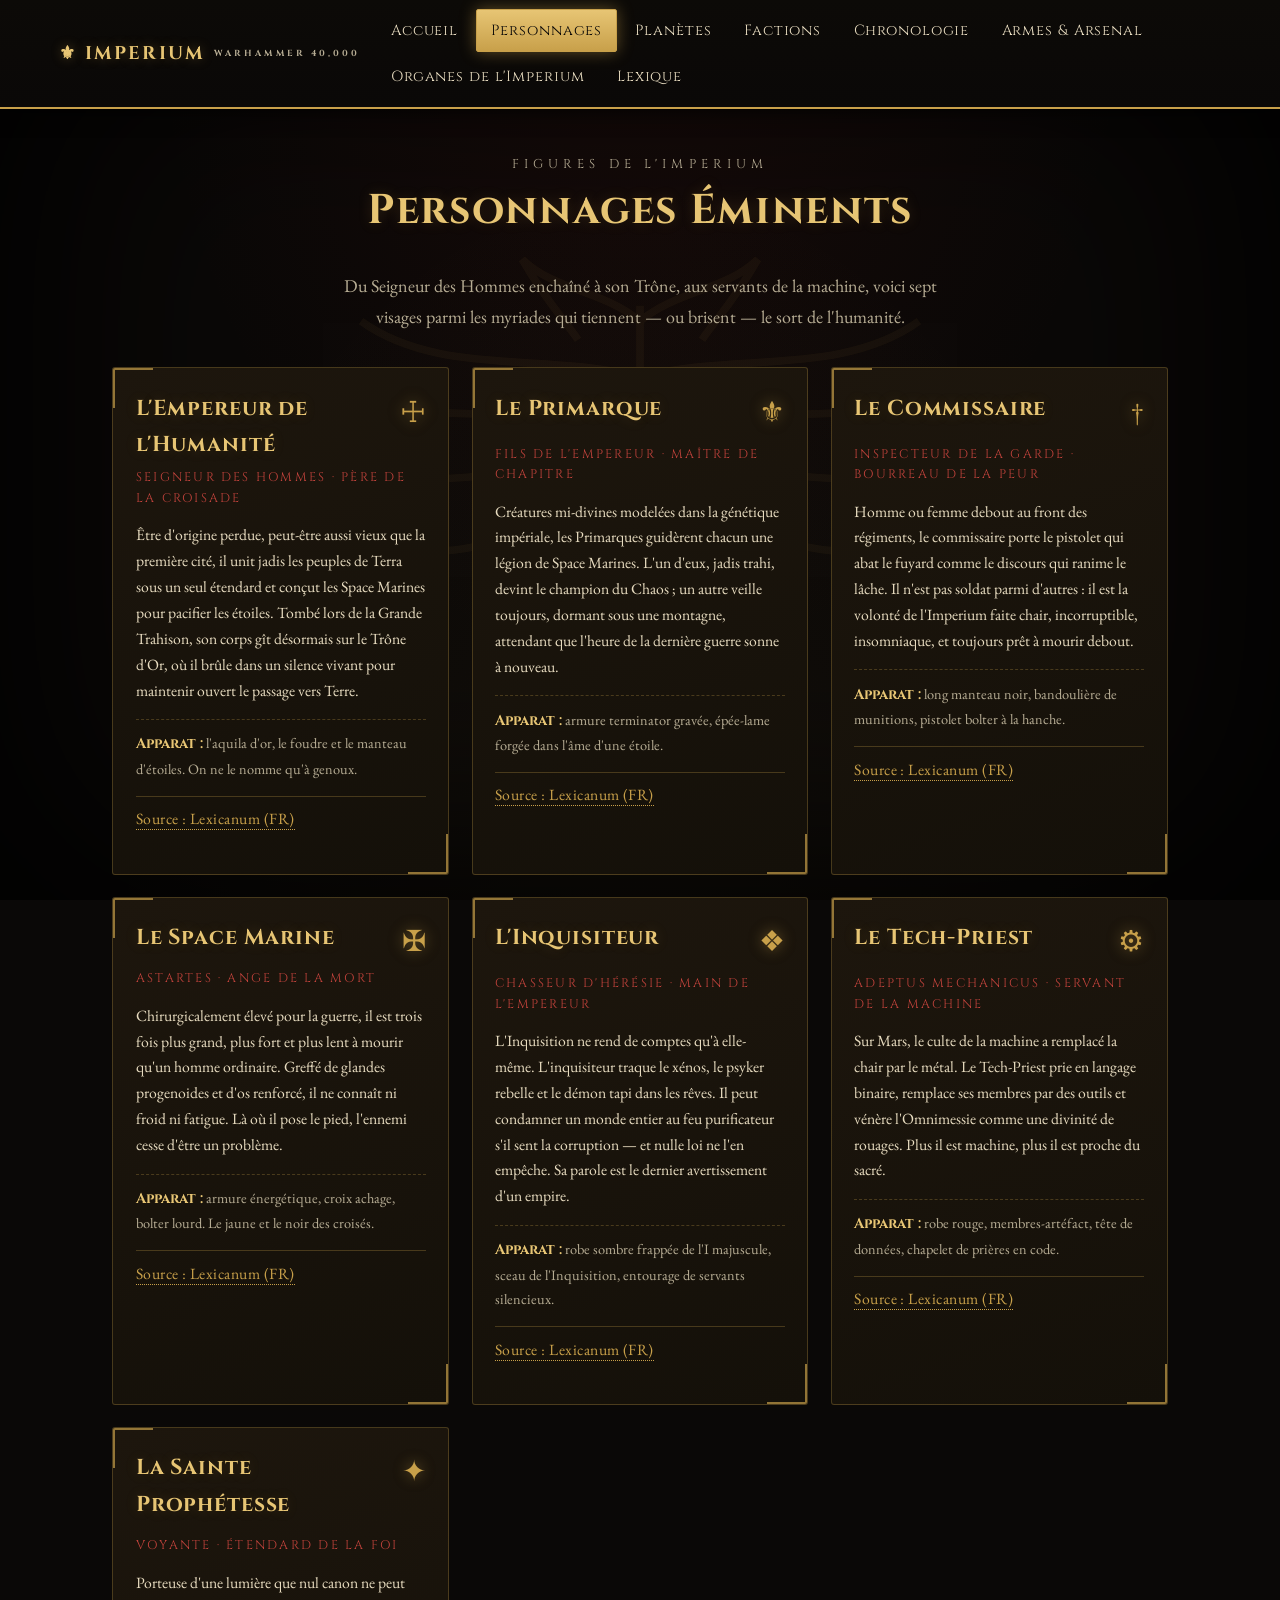
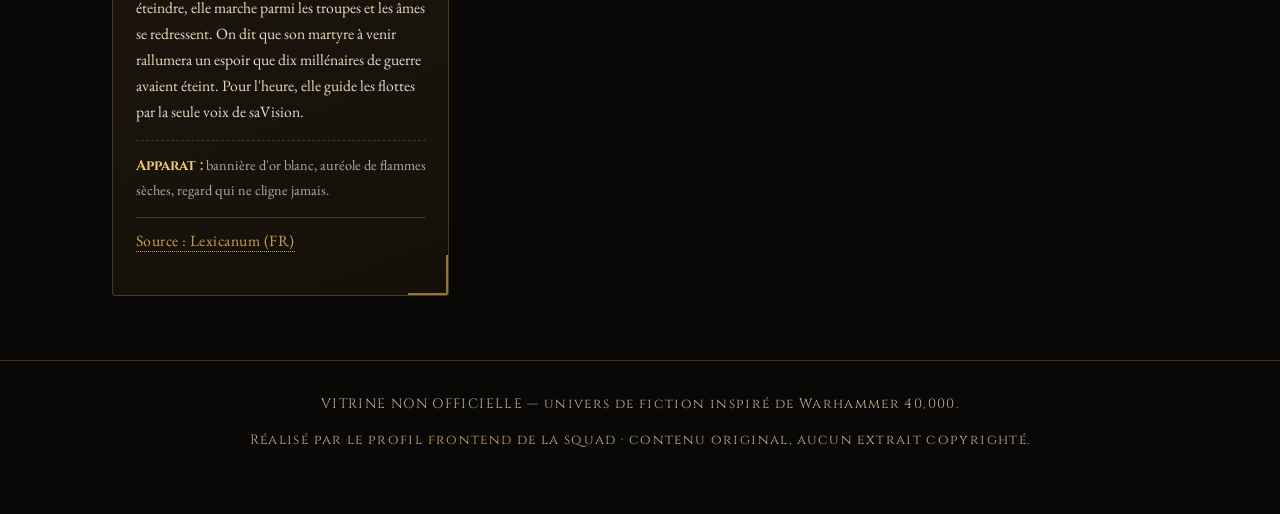
<file: personnages.html>
<!DOCTYPE html>
<html lang="fr">
<head>
  <meta charset="UTF-8" />
  <meta name="viewport" content="width=device-width, initial-scale=1.0" />
  <title>Personnages — Vitrine Warhammer 40,000</title>
  <meta name="description" content="Fiches des figures éminentes de l'univers Warhammer 40,000 : Empereur, Primarque, Commissaire, Space Marine, Inquisiteur, Tech-Priest." />
  <link rel="preconnect" href="https://fonts.googleapis.com" />
  <link rel="preconnect" href="https://fonts.gstatic.com" crossorigin />
  <link href="https://fonts.googleapis.com/css2?family=Cinzel:wght@500;700;900&family=EB+Garamond:ital@0;1&display=swap" rel="stylesheet" />
  <link rel="stylesheet" href="css/style.css" />
</head>
<body>
  <div class="aquila-bg" aria-hidden="true"></div>

  <header class="site-header">
    <nav class="nav-bar" aria-label="Navigation principale">
      <span class="brand">⚜ IMPERIUM<small>WARHAMMER 40,000</small></span>
      <button class="nav-toggle" type="button" aria-controls="menu" aria-label="Ouvrir le menu">☰</button>
      <ul class="nav-links" id="menu">
        <li><a href="index.html">Accueil</a></li>
        <li><a href="personnages.html">Personnages</a></li>
        <li><a href="planetes.html">Planètes</a></li>
        <li><a href="factions.html">Factions</a></li>
        <li><a href="chronologie.html">Chronologie</a></li>
        <li><a href="arsenal.html">Armes &amp; Arsenal</a></li>
        <li><a href="imperium.html">Organes de l'Imperium</a></li>
        <li><a href="lexique.html">Lexique</a></li>
      </ul>
    </nav>
  </header>

  <main class="page">
    <div class="section-title">
      <p class="eyebrow">Figures de l'Imperium</p>
      <h2>Personnages Éminents</h2>
      <p>
        Du Seigneur des Hommes enchaîné à son Trône, aux servants de la machine,
        voici sept visages parmi les myriades qui tiennent — ou brisent — le sort
        de l'humanité.
      </p>
    </div>

    <div class="grid">
      <article class="card">
        <span class="glyphe" aria-hidden="true">☩</span>
        <h3>L'Empereur de l'Humanité</h3>
        <p class="role">Seigneur des Hommes · Père de la Croisade</p>
        <p>
          Être d'origine perdue, peut-être aussi vieux que la première cité,
          il unit jadis les peuples de Terra sous un seul étendard et conçut les
          Space Marines pour pacifier les étoiles. Tombé lors de la Grande Trahison,
          son corps gît désormais sur le Trône d'Or, où il brûle dans un silence
          vivant pour maintenir ouvert le passage vers Terre.
        </p>
        <div class="symbole"><strong>Apparat :</strong> l'aquila d'or, le foudre et le manteau d'étoiles. On ne le nomme qu'à genoux.</div>
      
        <p class="source-link"><a href="https://wh40k-fr.lexicanum.com/wiki/Empereur_de_l'Humanité" target="_blank" rel="noopener">Source : Lexicanum (FR)</a></p>
      </article>

      <article class="card">
        <span class="glyphe" aria-hidden="true">⚜</span>
        <h3>Le Primarque</h3>
        <p class="role">Fils de l'Empereur · Maître de Chapitre</p>
        <p>
          Créatures mi-divines modelées dans la génétique impériale, les Primarques
          guidèrent chacun une légion de Space Marines. L'un d'eux, jadis trahi,
          devint le champion du Chaos ; un autre veille toujours, dormant sous une
          montagne, attendant que l'heure de la dernière guerre sonne à nouveau.
        </p>
        <div class="symbole"><strong>Apparat :</strong> armure terminator gravée, épée-lame forgée dans l'âme d'une étoile.</div>
      
        <p class="source-link"><a href="https://wh40k-fr.lexicanum.com/wiki/Primarque" target="_blank" rel="noopener">Source : Lexicanum (FR)</a></p>
      </article>

      <article class="card">
        <span class="glyphe" aria-hidden="true">†</span>
        <h3>Le Commissaire</h3>
        <p class="role">Inspecteur de la Garde · Bourreau de la peur</p>
        <p>
          Homme ou femme debout au front des régiments, le commissaire porte le
          pistolet qui abat le fuyard comme le discours qui ranime le lâche. Il
          n'est pas soldat parmi d'autres : il est la volonté de l'Imperium faite
          chair, incorruptible, insomniaque, et toujours prêt à mourir debout.
        </p>
        <div class="symbole"><strong>Apparat :</strong> long manteau noir, bandoulière de munitions, pistolet bolter à la hanche.</div>
      
        <p class="source-link"><a href="https://wh40k-fr.lexicanum.com/wiki/Commissaire" target="_blank" rel="noopener">Source : Lexicanum (FR)</a></p>
      </article>

      <article class="card">
        <span class="glyphe" aria-hidden="true">✠</span>
        <h3>Le Space Marine</h3>
        <p class="role">Astartes · Ange de la mort</p>
        <p>
          Chirurgicalement élevé pour la guerre, il est trois fois plus grand, plus
          fort et plus lent à mourir qu'un homme ordinaire. Greffé de glandes
          progenoides et d'os renforcé, il ne connaît ni froid ni fatigue. Là où
          il pose le pied, l'ennemi cesse d'être un problème.
        </p>
        <div class="symbole"><strong>Apparat :</strong> armure énergétique, croix achage, bolter lourd. Le jaune et le noir des croisés.</div>
      
        <p class="source-link"><a href="https://wh40k-fr.lexicanum.com/wiki/Astartes" target="_blank" rel="noopener">Source : Lexicanum (FR)</a></p>
      </article>

      <article class="card">
        <span class="glyphe" aria-hidden="true">❖</span>
        <h3>L'Inquisiteur</h3>
        <p class="role">Chasseur d'hérésie · Main de l'Empereur</p>
        <p>
          L'Inquisition ne rend de comptes qu'à elle-même. L'inquisiteur traque le
          xénos, le psyker rebelle et le démon tapi dans les rêves. Il peut condamner
          un monde entier au feu purificateur s'il sent la corruption — et nulle
          loi ne l'en empêche. Sa parole est le dernier avertissement d'un empire.
        </p>
        <div class="symbole"><strong>Apparat :</strong> robe sombre frappée de l'I majuscule, sceau de l'Inquisition, entourage de servants silencieux.</div>
      
        <p class="source-link"><a href="https://wh40k-fr.lexicanum.com/wiki/Inquisiteur" target="_blank" rel="noopener">Source : Lexicanum (FR)</a></p>
      </article>

      <article class="card">
        <span class="glyphe" aria-hidden="true">⚙</span>
        <h3>Le Tech-Priest</h3>
        <p class="role">Adeptus Mechanicus · Servant de la Machine</p>
        <p>
          Sur Mars, le culte de la machine a remplacé la chair par le métal. Le
          Tech-Priest prie en langage binaire, remplace ses membres par des outils
          et vénère l'Omnimessie comme une divinité de rouages. Plus il est machine,
          plus il est proche du sacré.
        </p>
        <div class="symbole"><strong>Apparat :</strong> robe rouge, membres-artéfact, tête de données, chapelet de prières en code.</div>
      
        <p class="source-link"><a href="https://wh40k-fr.lexicanum.com/wiki/Technoprêtre" target="_blank" rel="noopener">Source : Lexicanum (FR)</a></p>
      </article>

      <article class="card">
        <span class="glyphe" aria-hidden="true">✦</span>
        <h3>La Sainte Prophétesse</h3>
        <p class="role">Voyante · Étendard de la foi</p>
        <p>
          Porteuse d'une lumière que nul canon ne peut éteindre, elle marche parmi
          les troupes et les âmes se redressent. On dit que son martyre à venir
          rallumera un espoir que dix millénaires de guerre avaient éteint. Pour
          l'heure, elle guide les flottes par la seule voix de saVision.
        </p>
        <div class="symbole"><strong>Apparat :</strong> bannière d'or blanc, auréole de flammes sèches, regard qui ne cligne jamais.</div>
      
        <p class="source-link"><a href="https://wh40k-fr.lexicanum.com/wiki/Prophétesse" target="_blank" rel="noopener">Source : Lexicanum (FR)</a></p>
      </article>
    </div>
  </main>

  <footer class="site-footer">
    <p>VITRINE NON OFFICIELLE — univers de fiction inspiré de Warhammer 40,000.</p>
    <p>Réalisé par le profil <span class="auteur">frontend</span> de la squad · contenu original, aucun extrait copyrighté.</p>
  </footer>

  <script src="js/nav.js"></script>
</body>
</html>
</file>
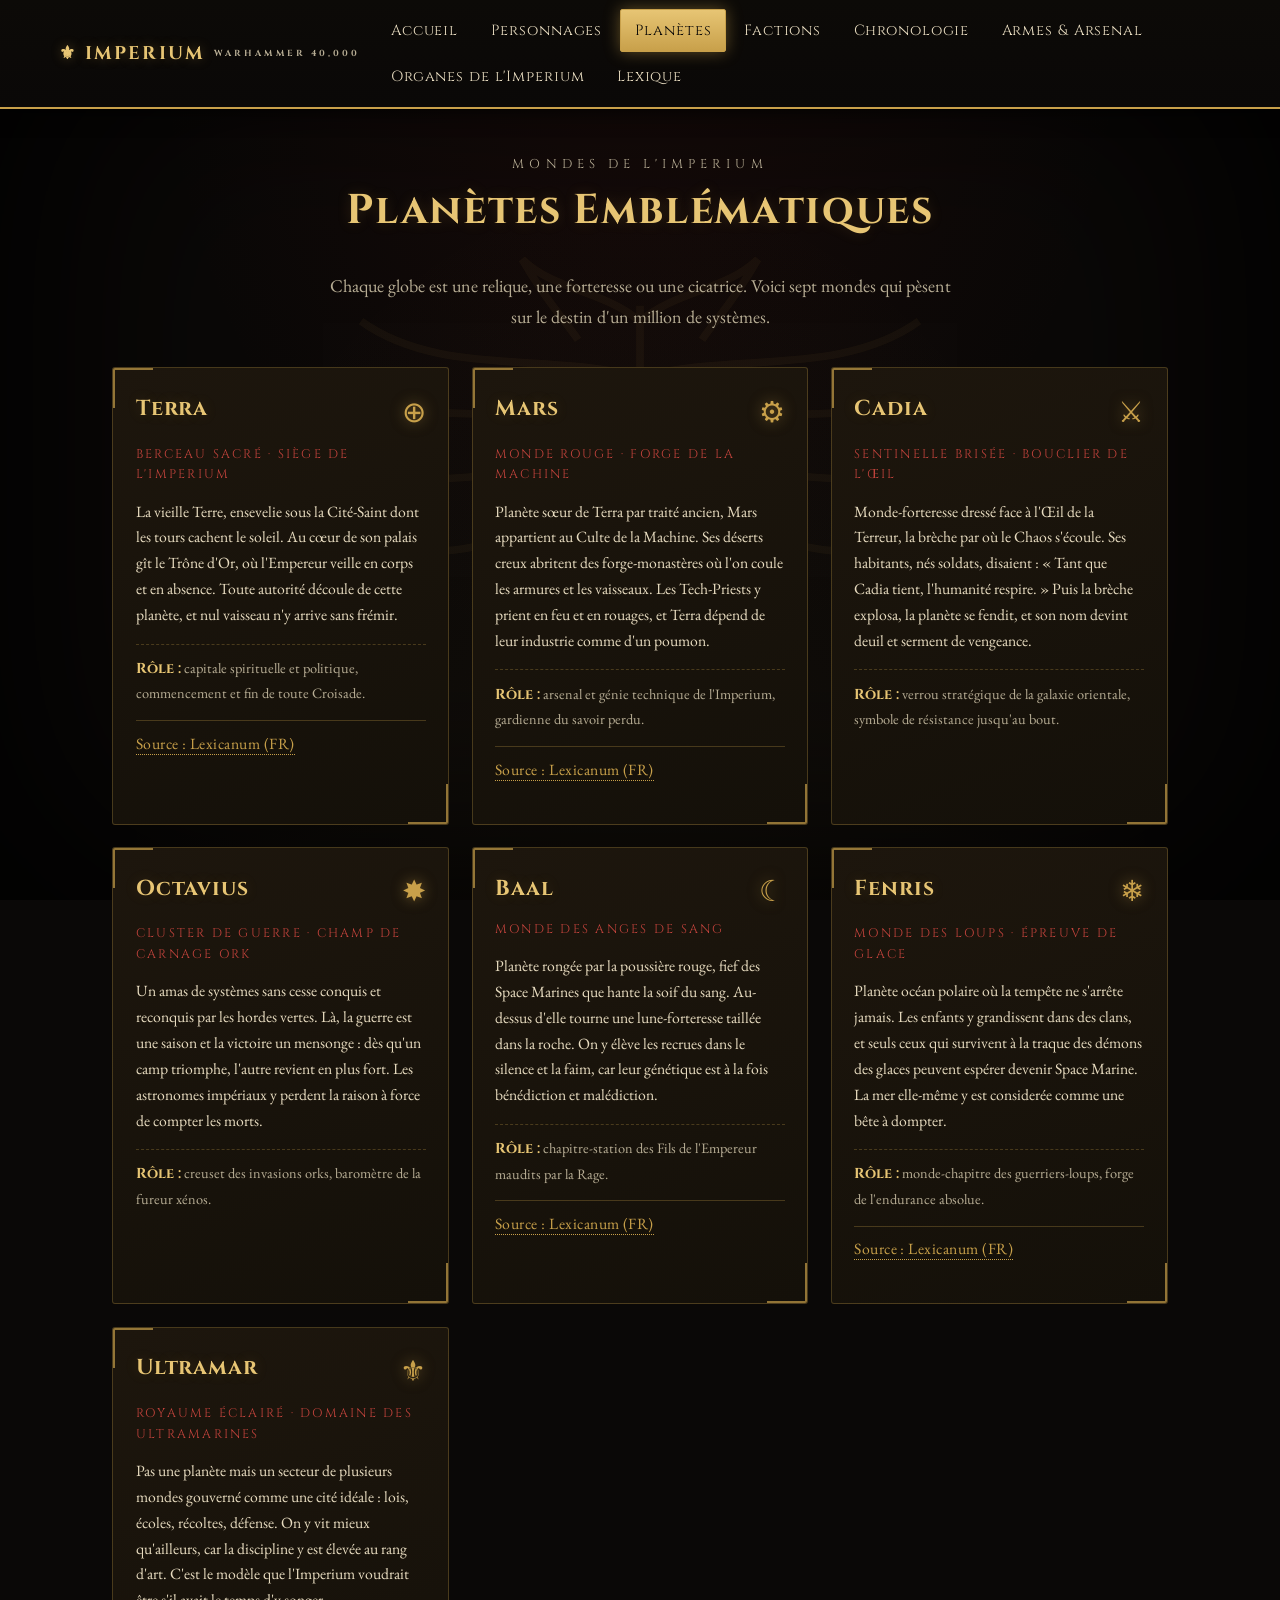
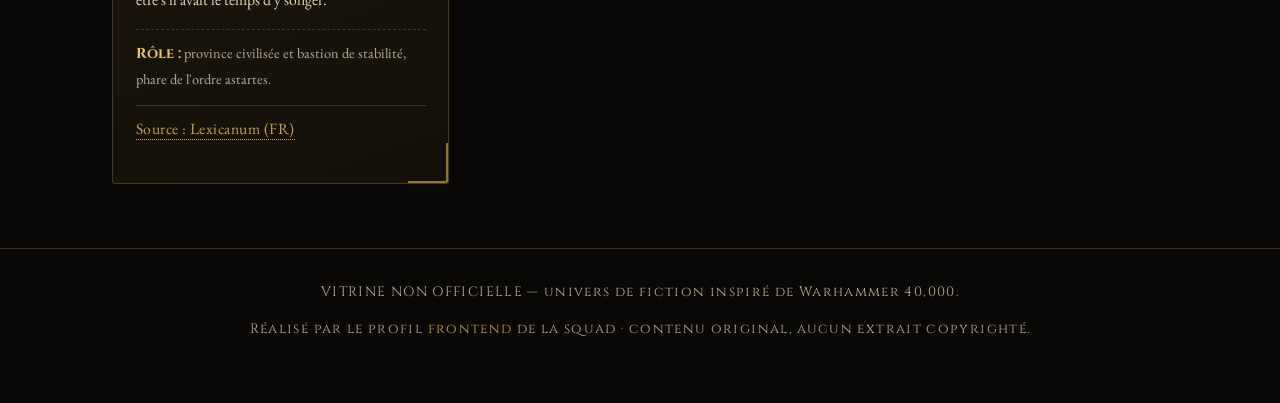
<file: planetes.html>
<!DOCTYPE html>
<html lang="fr">
<head>
  <meta charset="UTF-8" />
  <meta name="viewport" content="width=device-width, initial-scale=1.0" />
  <title>Planètes — Vitrine Warhammer 40,000</title>
  <meta name="description" content="Fiches des mondes emblématiques de l'univers Warhammer 40,000 : Terra, Mars, Cadia, Octavius, Baal, Fenris, Ultramar." />
  <link rel="preconnect" href="https://fonts.googleapis.com" />
  <link rel="preconnect" href="https://fonts.gstatic.com" crossorigin />
  <link href="https://fonts.googleapis.com/css2?family=Cinzel:wght@500;700;900&family=EB+Garamond:ital@0;1&display=swap" rel="stylesheet" />
  <link rel="stylesheet" href="css/style.css" />
</head>
<body>
  <div class="aquila-bg" aria-hidden="true"></div>

  <header class="site-header">
    <nav class="nav-bar" aria-label="Navigation principale">
      <span class="brand">⚜ IMPERIUM<small>WARHAMMER 40,000</small></span>
      <button class="nav-toggle" type="button" aria-controls="menu" aria-label="Ouvrir le menu">☰</button>
      <ul class="nav-links" id="menu">
        <li><a href="index.html">Accueil</a></li>
        <li><a href="personnages.html">Personnages</a></li>
        <li><a href="planetes.html">Planètes</a></li>
        <li><a href="factions.html">Factions</a></li>
        <li><a href="chronologie.html">Chronologie</a></li>
        <li><a href="arsenal.html">Armes &amp; Arsenal</a></li>
        <li><a href="imperium.html">Organes de l'Imperium</a></li>
        <li><a href="lexique.html">Lexique</a></li>
      </ul>
    </nav>
  </header>

  <main class="page">
    <div class="section-title">
      <p class="eyebrow">Mondes de l'Imperium</p>
      <h2>Planètes Emblématiques</h2>
      <p>
        Chaque globe est une relique, une forteresse ou une cicatrice. Voici sept
        mondes qui pèsent sur le destin d'un million de systèmes.
      </p>
    </div>

    <div class="grid">
      <article class="card">
        <span class="glyphe" aria-hidden="true">⊕</span>
        <h3>Terra</h3>
        <p class="role">Berceau sacré · Siège de l'Imperium</p>
        <p>
          La vieille Terre, ensevelie sous la Cité-Saint dont les tours cachent le
          soleil. Au cœur de son palais gît le Trône d'Or, où l'Empereur veille en
          corps et en absence. Toute autorité découle de cette planète, et nul
          vaisseau n'y arrive sans frémir.
        </p>
        <div class="symbole"><strong>Rôle :</strong> capitale spirituelle et politique, commencement et fin de toute Croisade.</div>
      
        <p class="source-link"><a href="https://wh40k-fr.lexicanum.com/wiki/Terra" target="_blank" rel="noopener">Source : Lexicanum (FR)</a></p>
      </article>

      <article class="card">
        <span class="glyphe" aria-hidden="true">⚙</span>
        <h3>Mars</h3>
        <p class="role">Monde rouge · Forge de la machine</p>
        <p>
          Planète sœur de Terra par traité ancien, Mars appartient au Culte de la
          Machine. Ses déserts creux abritent des forge-monastères où l'on coule
          les armures et les vaisseaux. Les Tech-Priests y prient en feu et en
          rouages, et Terra dépend de leur industrie comme d'un poumon.
        </p>
        <div class="symbole"><strong>Rôle :</strong> arsenal et génie technique de l'Imperium, gardienne du savoir perdu.</div>
      
        <p class="source-link"><a href="https://wh40k-fr.lexicanum.com/wiki/Mars" target="_blank" rel="noopener">Source : Lexicanum (FR)</a></p>
      </article>

      <article class="card">
        <span class="glyphe" aria-hidden="true">⚔</span>
        <h3>Cadia</h3>
        <p class="role">Sentinelle brisée · Bouclier de l'Œil</p>
        <p>
          Monde-forteresse dressé face à l'Œil de la Terreur, la brèche par où le
          Chaos s'écoule. Ses habitants, nés soldats, disaient : « Tant que Cadia
          tient, l'humanité respire. » Puis la brèche explosa, la planète se fendit,
          et son nom devint deuil et serment de vengeance.
        </p>
        <div class="symbole"><strong>Rôle :</strong> verrou stratégique de la galaxie orientale, symbole de résistance jusqu'au bout.</div>
      </article>

      <article class="card">
        <span class="glyphe" aria-hidden="true">✸</span>
        <h3>Octavius</h3>
        <p class="role">Cluster de guerre · Champ de carnage ork</p>
        <p>
          Un amas de systèmes sans cesse conquis et reconquis par les hordes
          vertes. Là, la guerre est une saison et la victoire un mensonge : dès
          qu'un camp triomphe, l'autre revient en plus fort. Les astronomes impériaux
          y perdent la raison à force de compter les morts.
        </p>
        <div class="symbole"><strong>Rôle :</strong> creuset des invasions orks, baromètre de la fureur xénos.</div>
      </article>

      <article class="card">
        <span class="glyphe" aria-hidden="true">☾</span>
        <h3>Baal</h3>
        <p class="role">Monde des Anges de sang</p>
        <p>
          Planète rongée par la poussière rouge, fief des Space Marines que hante
          la soif du sang. Au-dessus d'elle tourne une lune-forteresse taillée dans
          la roche. On y élève les recrues dans le silence et la faim, car leur
          génétique est à la fois bénédiction et malédiction.
        </p>
        <div class="symbole"><strong>Rôle :</strong> chapitre-station des Fils de l'Empereur maudits par la Rage.</div>
      
        <p class="source-link"><a href="https://wh40k-fr.lexicanum.com/wiki/Baal" target="_blank" rel="noopener">Source : Lexicanum (FR)</a></p>
      </article>

      <article class="card">
        <span class="glyphe" aria-hidden="true">❄</span>
        <h3>Fenris</h3>
        <p class="role">Monde des Loups · Épreuve de glace</p>
        <p>
          Planète océan polaire où la tempête ne s'arrête jamais. Les enfants y
          grandissent dans des clans, et seuls ceux qui survivent à la traque des
          démons des glaces peuvent espérer devenir Space Marine. La mer elle-même
          y est considerée comme une bête à dompter.
        </p>
        <div class="symbole"><strong>Rôle :</strong> monde-chapitre des guerriers-loups, forge de l'endurance absolue.</div>
      
        <p class="source-link"><a href="https://wh40k-fr.lexicanum.com/wiki/Fenris" target="_blank" rel="noopener">Source : Lexicanum (FR)</a></p>
      </article>

      <article class="card">
        <span class="glyphe" aria-hidden="true">⚜</span>
        <h3>Ultramar</h3>
        <p class="role">Royaume éclairé · Domaine des Ultramarines</p>
        <p>
          Pas une planète mais un secteur de plusieurs mondes gouverné comme une
          cité idéale : lois, écoles, récoltes, défense. On y vit mieux qu'ailleurs,
          car la discipline y est élevée au rang d'art. C'est le modèle que l'Imperium
          voudrait être s'il avait le temps d'y songer.
        </p>
        <div class="symbole"><strong>Rôle :</strong> province civilisée et bastion de stabilité, phare de l'ordre astartes.</div>
      
        <p class="source-link"><a href="https://wh40k-fr.lexicanum.com/wiki/Ultramar" target="_blank" rel="noopener">Source : Lexicanum (FR)</a></p>
      </article>
    </div>
  </main>

  <footer class="site-footer">
    <p>VITRINE NON OFFICIELLE — univers de fiction inspiré de Warhammer 40,000.</p>
    <p>Réalisé par le profil <span class="auteur">frontend</span> de la squad · contenu original, aucun extrait copyrighté.</p>
  </footer>

  <script src="js/nav.js"></script>
</body>
</html>
</file>
<file: css/style.css>
/* ==========================================================================
   WARHAMMER 40,000 — Vitrine statique
   Feuille de style : dark fantasy grim-dark
   Palette : noir charnel #0a0807, ivoire parchemin #e8dcc0,
             or impérial #c8a04a, rouge sang #9e2b25
   ========================================================================== */

:root {
  --noir: #0a0807;
  --noir-2: #141009;
  --noir-3: #1d160d;
  --ivoire: #e8dcc0;
  --ivoire-dim: #b7ad94;
  --or: #c8a04a;
  --or-clair: #e7c574;
  --sang: #9e2b25;
  --sang-clair: #c2433c;
  --filet: rgba(200, 160, 74, 0.28);
  --ombre: rgba(0, 0, 0, 0.6);
}

* { box-sizing: border-box; }

/* Lien de source externe (Lexicanum) — crédit, couleur or impérial,
   discret en pied de fiche. Ouvre dans un nouvel onglet. */
.source-link {
  margin-top: 0.9rem;
  padding-top: 0.6rem;
  border-top: 1px solid var(--filet);
  font-family: "EB Garamond", Georgia, serif;
  font-size: 0.82rem;
  letter-spacing: 0.03em;
}
.source-link a,
a[href*="lexicanum.com"] {
  color: var(--or);
  text-decoration: none;
  border-bottom: 1px dotted var(--or);
  transition: color 0.2s ease, border-color 0.2s ease;
}
.source-link a:hover,
a[href*="lexicanum.com"]:hover {
  color: var(--or-clair);
  border-bottom-color: var(--or-clair);
}

html { scroll-behavior: smooth; }

body {
  margin: 0;
  background:
    radial-gradient(ellipse at 50% -10%, rgba(158, 43, 37, 0.10), transparent 55%),
    radial-gradient(ellipse at 50% 120%, rgba(200, 160, 74, 0.06), transparent 60%),
    var(--noir);
  color: var(--ivoire);
  font-family: "EB Garamond", "Iowan Old Style", Georgia, "Times New Roman", serif;
  font-size: 18px;
  line-height: 1.7;
  min-height: 100vh;
  /* Vignette sombre sur les bords */
  background-attachment: fixed;
}

/* Voile de vignette global */
body::after {
  content: "";
  position: fixed;
  inset: 0;
  pointer-events: none;
  box-shadow: inset 0 0 220px 60px rgba(0, 0, 0, 0.85);
  z-index: 1;
}

h1, h2, h3, h4, .titre-gravure {
  font-family: "Cinzel", "Trajan Pro", "Times New Roman", serif;
  font-weight: 700;
  letter-spacing: 0.04em;
  color: var(--ivoire);
  text-shadow: 0 0 14px rgba(200, 160, 74, 0.18);
  margin: 0 0 0.6em;
}

a { color: var(--or-clair); text-decoration: none; }
a:hover { color: var(--ivoire); text-shadow: 0 0 10px rgba(200, 160, 74, 0.5); }

p { margin: 0 0 1em; }

em { color: var(--or-clair); font-style: italic; }

/* ---------- Filigrane aquila (fond discret) ---------- */
.aquila-bg {
  position: fixed;
  top: 50%;
  left: 50%;
  width: min(70vw, 620px);
  transform: translate(-50%, -50%);
  opacity: 0.05;
  pointer-events: none;
  z-index: 0;
  color: var(--or);
}

/* ============================ BARRE DE MENU ============================ */
.site-header {
  position: sticky;
  top: 0;
  z-index: 50;
  background: linear-gradient(180deg, #0c0a07 0%, #0a0807 100%);
  border-bottom: 2px solid var(--or);
  box-shadow: 0 2px 18px rgba(0, 0, 0, 0.8), 0 0 0 1px rgba(0, 0, 0, 0.6);
}

.nav-bar {
  display: flex;
  align-items: center;
  justify-content: space-between;
  gap: 1rem;
  max-width: 1200px;
  margin: 0 auto;
  padding: 0.55rem 1.2rem;
}

.brand {
  font-family: "Cinzel", serif;
  font-weight: 700;
  font-size: 1.15rem;
  letter-spacing: 0.12em;
  color: var(--or-clair);
  text-shadow: 0 0 12px rgba(200, 160, 74, 0.35);
  white-space: nowrap;
  display: flex;
  align-items: center;
  gap: 0.55rem;
}
.brand small {
  display: block;
  font-size: 0.55rem;
  letter-spacing: 0.35em;
  color: var(--ivoire-dim);
  text-shadow: none;
}

.nav-links {
  display: flex;
  flex-wrap: wrap;
  gap: 0.2rem;
  list-style: none;
  margin: 0;
  padding: 0;
}

.nav-links li a {
  display: block;
  padding: 0.5rem 0.85rem;
  font-family: "Cinzel", serif;
  font-size: 0.92rem;
  letter-spacing: 0.06em;
  color: var(--ivoire);
  border: 1px solid transparent;
  border-radius: 2px;
  transition: color 0.18s, border-color 0.18s, background 0.18s, box-shadow 0.18s;
}
.nav-links li a:hover {
  color: var(--or-clair);
  border-color: var(--filet);
  background: rgba(200, 160, 74, 0.06);
  box-shadow: 0 0 12px rgba(200, 160, 74, 0.25);
}
.nav-links li a.active {
  color: var(--noir);
  background: linear-gradient(180deg, var(--or-clair), var(--or));
  border-color: var(--or);
  text-shadow: none;
  box-shadow: 0 0 16px rgba(200, 160, 74, 0.45);
}

/* Bouton burger (mobile) */
.nav-toggle {
  display: none;
  background: transparent;
  border: 1px solid var(--filet);
  color: var(--or-clair);
  font-size: 1.4rem;
  line-height: 1;
  padding: 0.3rem 0.6rem;
  border-radius: 2px;
  cursor: pointer;
}
.nav-toggle:hover { background: rgba(200, 160, 74, 0.08); }

/* ============================ CONTENEUR ============================ */
main, .page {
  position: relative;
  z-index: 2;
  max-width: 1100px;
  margin: 0 auto;
  padding: 2.4rem 1.4rem 4rem;
}

.eyebrow {
  font-family: "Cinzel", serif;
  letter-spacing: 0.4em;
  font-size: 0.8rem;
  color: var(--or);
  text-transform: uppercase;
  margin-bottom: 0.4rem;
}

/* ============================ HERO (accueil) ============================ */
.hero {
  position: relative;
  z-index: 2;
  text-align: center;
  padding: 5.5rem 1.4rem 4rem;
  border-bottom: 1px solid var(--filet);
  background:
    radial-gradient(ellipse at 50% 30%, rgba(158, 43, 37, 0.18), transparent 60%);
}
.hero h1 {
  font-size: clamp(2.2rem, 6vw, 4.2rem);
  margin-bottom: 0.3em;
  color: var(--ivoire);
}
.hero .sang {
  color: var(--sang-clair);
  text-shadow: 0 0 22px rgba(158, 43, 37, 0.55);
}
.hero .lead {
  max-width: 760px;
  margin: 0 auto 1.6rem;
  font-size: 1.15rem;
  color: var(--ivoire);
}
.hero .cita {
  font-family: "Cinzel", serif;
  font-style: italic;
  color: var(--or-clair);
  font-size: 1.25rem;
  letter-spacing: 0.03em;
  text-shadow: 0 0 16px rgba(200, 160, 74, 0.4);
}
.hero .scroll {
  margin-top: 2rem;
  display: inline-block;
  font-family: "Cinzel", serif;
  font-size: 0.8rem;
  letter-spacing: 0.3em;
  color: var(--ivoire-dim);
}

/* ============================ CARDS / FICHES ============================ */
.section-title {
  text-align: center;
  margin-bottom: 2.2rem;
}
.section-title h2 {
  font-size: clamp(1.6rem, 4vw, 2.6rem);
  color: var(--or-clair);
}
.section-title p {
  max-width: 640px;
  margin: 0.4rem auto 0;
  color: var(--ivoire-dim);
}

.grid {
  display: grid;
  grid-template-columns: repeat(auto-fill, minmax(300px, 1fr));
  gap: 1.4rem;
}

.card {
  position: relative;
  background: linear-gradient(160deg, var(--noir-3), var(--noir-2));
  border: 1px solid var(--filet);
  border-radius: 3px;
  padding: 1.4rem 1.4rem 1.6rem;
  transition: transform 0.18s, border-color 0.18s, box-shadow 0.18s;
  overflow: hidden;
}
/* Coine angulaire doré en haut à gauche */
.card::before {
  content: "";
  position: absolute;
  top: 0; left: 0;
  width: 38px; height: 38px;
  border-top: 2px solid var(--or);
  border-left: 2px solid var(--or);
  opacity: 0.7;
}
.card::after {
  content: "";
  position: absolute;
  bottom: 0; right: 0;
  width: 38px; height: 38px;
  border-bottom: 2px solid var(--or);
  border-right: 2px solid var(--or);
  opacity: 0.7;
}
.card:hover {
  transform: translateY(-4px);
  border-color: var(--or);
  box-shadow: 0 0 22px rgba(200, 160, 74, 0.25);
}
.card h3 {
  color: var(--or-clair);
  font-size: 1.35rem;
  margin-bottom: 0.2em;
}
.card .role {
  font-family: "Cinzel", serif;
  font-size: 0.78rem;
  letter-spacing: 0.18em;
  text-transform: uppercase;
  color: var(--sang-clair);
  margin-bottom: 0.8rem;
  display: inline-block;
}
.card .glyphe {
  font-size: 1.8rem;
  color: var(--or);
  text-shadow: 0 0 14px rgba(200, 160, 74, 0.5);
  float: right;
  margin: -0.2rem 0 0.5rem 0.6rem;
}
.card p { font-size: 0.98rem; line-height: 1.65; }
.card .symbole {
  margin-top: 0.8rem;
  padding-top: 0.7rem;
  border-top: 1px dashed var(--filet);
  font-size: 0.9rem;
  color: var(--ivoire-dim);
}
.card .symbole strong { color: var(--or-clair); font-family: "Cinzel", serif; }

/* ---------- Lexique ---------- */
.lexique {
  display: grid;
  grid-template-columns: repeat(auto-fill, minmax(320px, 1fr));
  gap: 1.1rem;
}
.terme {
  background: linear-gradient(160deg, var(--noir-3), var(--noir-2));
  border-left: 3px solid var(--or);
  border-radius: 2px;
  padding: 0.9rem 1.2rem;
}
.terme dt {
  font-family: "Cinzel", serif;
  font-weight: 700;
  font-size: 1.1rem;
  color: var(--or-clair);
  letter-spacing: 0.05em;
}
.terme dd { margin: 0.3rem 0 0; font-size: 0.96rem; color: var(--ivoire); }

/* ---------- Lignes du temps (chronologie) ---------- */
.timeline {
  border-left: 2px solid var(--filet);
  margin-left: 0.6rem;
  padding-left: 1.6rem;
}
.timeline .era {
  position: relative;
  margin-bottom: 1.8rem;
}
.timeline .era::before {
  content: "";
  position: absolute;
  left: -2.05rem; top: 0.4rem;
  width: 12px; height: 12px;
  background: var(--or);
  border-radius: 50%;
  box-shadow: 0 0 12px rgba(200, 160, 74, 0.6);
}
.timeline h3 { color: var(--or-clair); font-size: 1.2rem; margin-bottom: 0.2em; }
.timeline .date {
  font-family: "Cinzel", serif;
  color: var(--sang-clair);
  font-size: 0.8rem;
  letter-spacing: 0.15em;
}

/* ---------- Bloc années (imperium) ---------- */
.orgs {
  display: grid;
  grid-template-columns: repeat(auto-fill, minmax(280px, 1fr));
  gap: 1.1rem;
}

/* ============================ PIED DE PAGE ============================ */
.site-footer {
  position: relative;
  z-index: 2;
  text-align: center;
  padding: 2rem 1.4rem 3rem;
  border-top: 1px solid var(--filet);
  color: var(--ivoire-dim);
  font-size: 0.85rem;
  font-family: "Cinzel", serif;
  letter-spacing: 0.1em;
}
.site-footer .auteur { color: var(--or); }

/* ---------- Accessibilité : focus visible ---------- */
a:focus-visible, button:focus-visible {
  outline: 2px solid var(--or-clair);
  outline-offset: 2px;
}

/* ============================ RESPONSIVE ============================ */
@media (max-width: 760px) {
  body { font-size: 17px; }
  .nav-toggle { display: block; }
  .nav-links {
    display: none;
    flex-direction: column;
    width: 100%;
    gap: 0;
    margin-top: 0.6rem;
  }
  .nav-links.open { display: flex; }
  .nav-links li a {
    border: none;
    border-top: 1px solid var(--filet);
    border-radius: 0;
    padding: 0.75rem 0.4rem;
  }
  .nav-bar { flex-wrap: wrap; }
  .hero { padding: 3.5rem 1rem 2.5rem; }
  .grid, .lexique, .orgs { grid-template-columns: 1fr; }
}

@media (max-width: 420px) {
  .brand { font-size: 0.95rem; }
}
</file>
